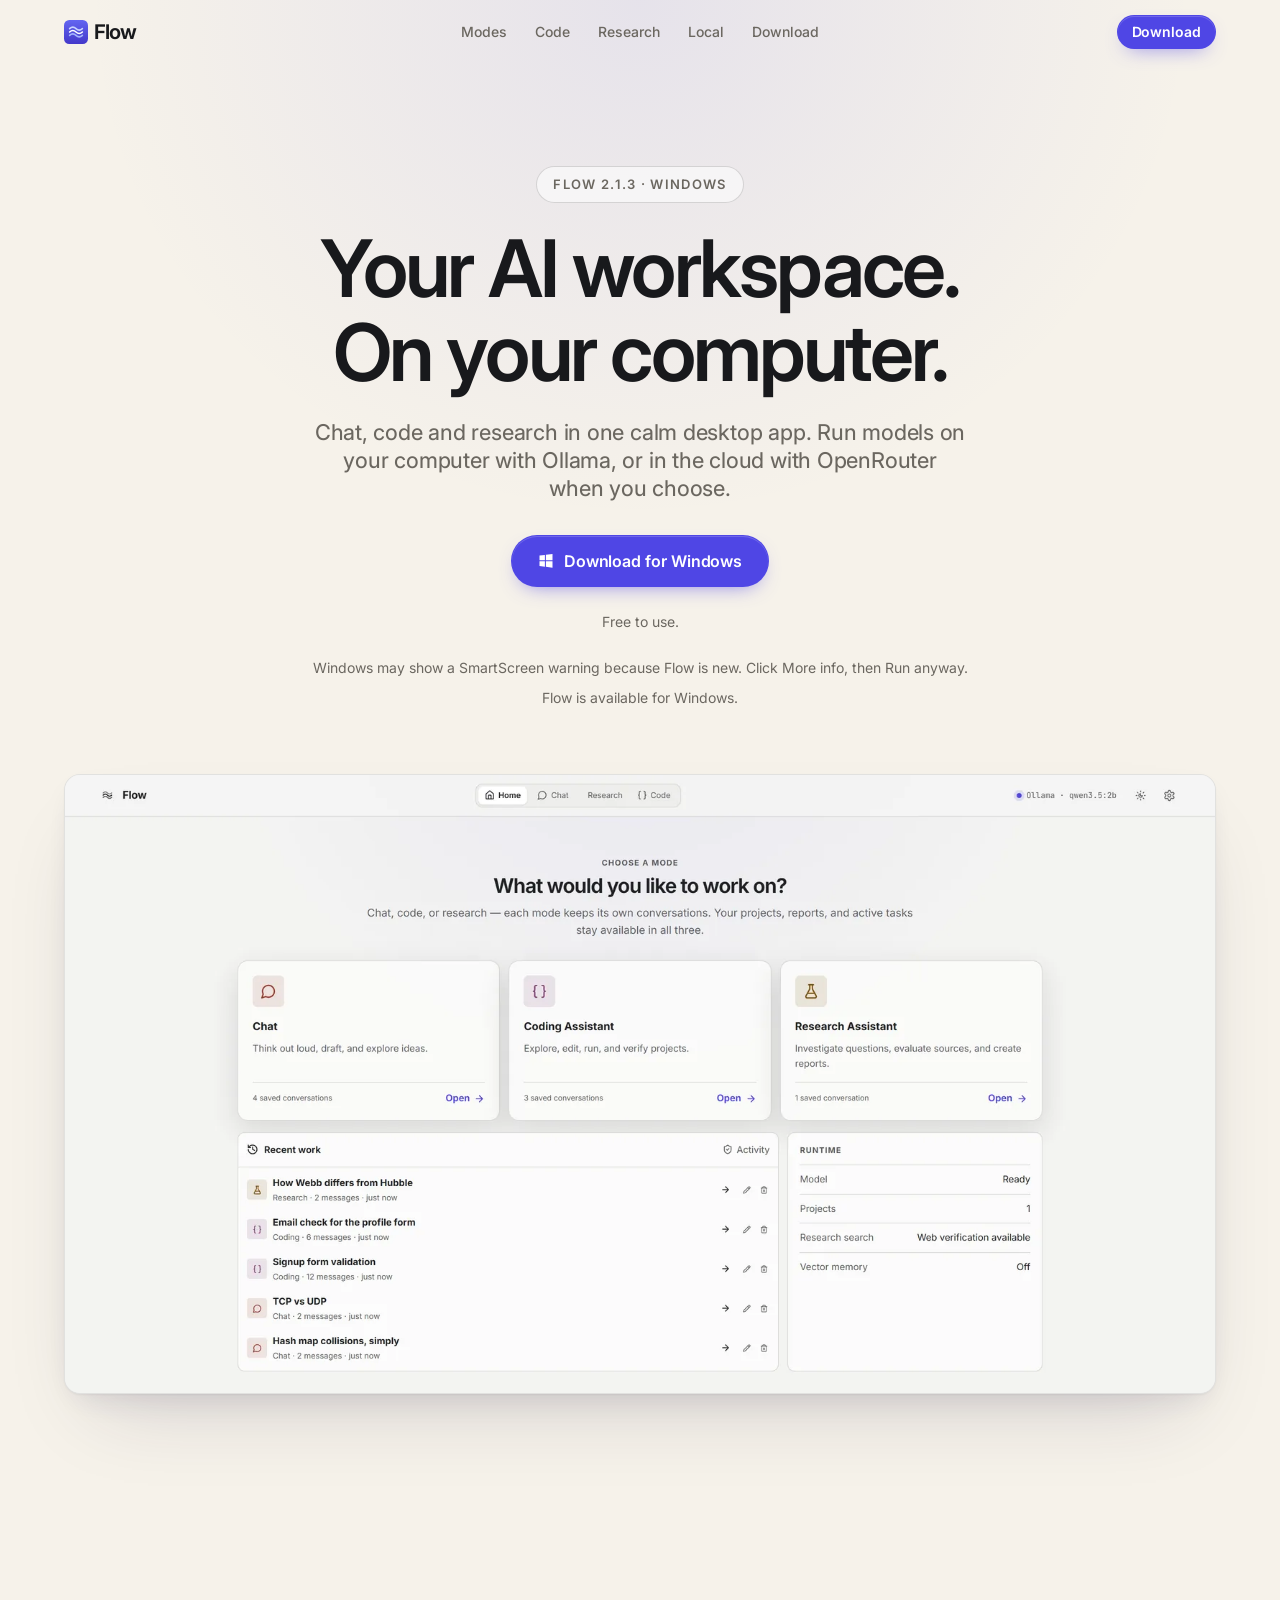
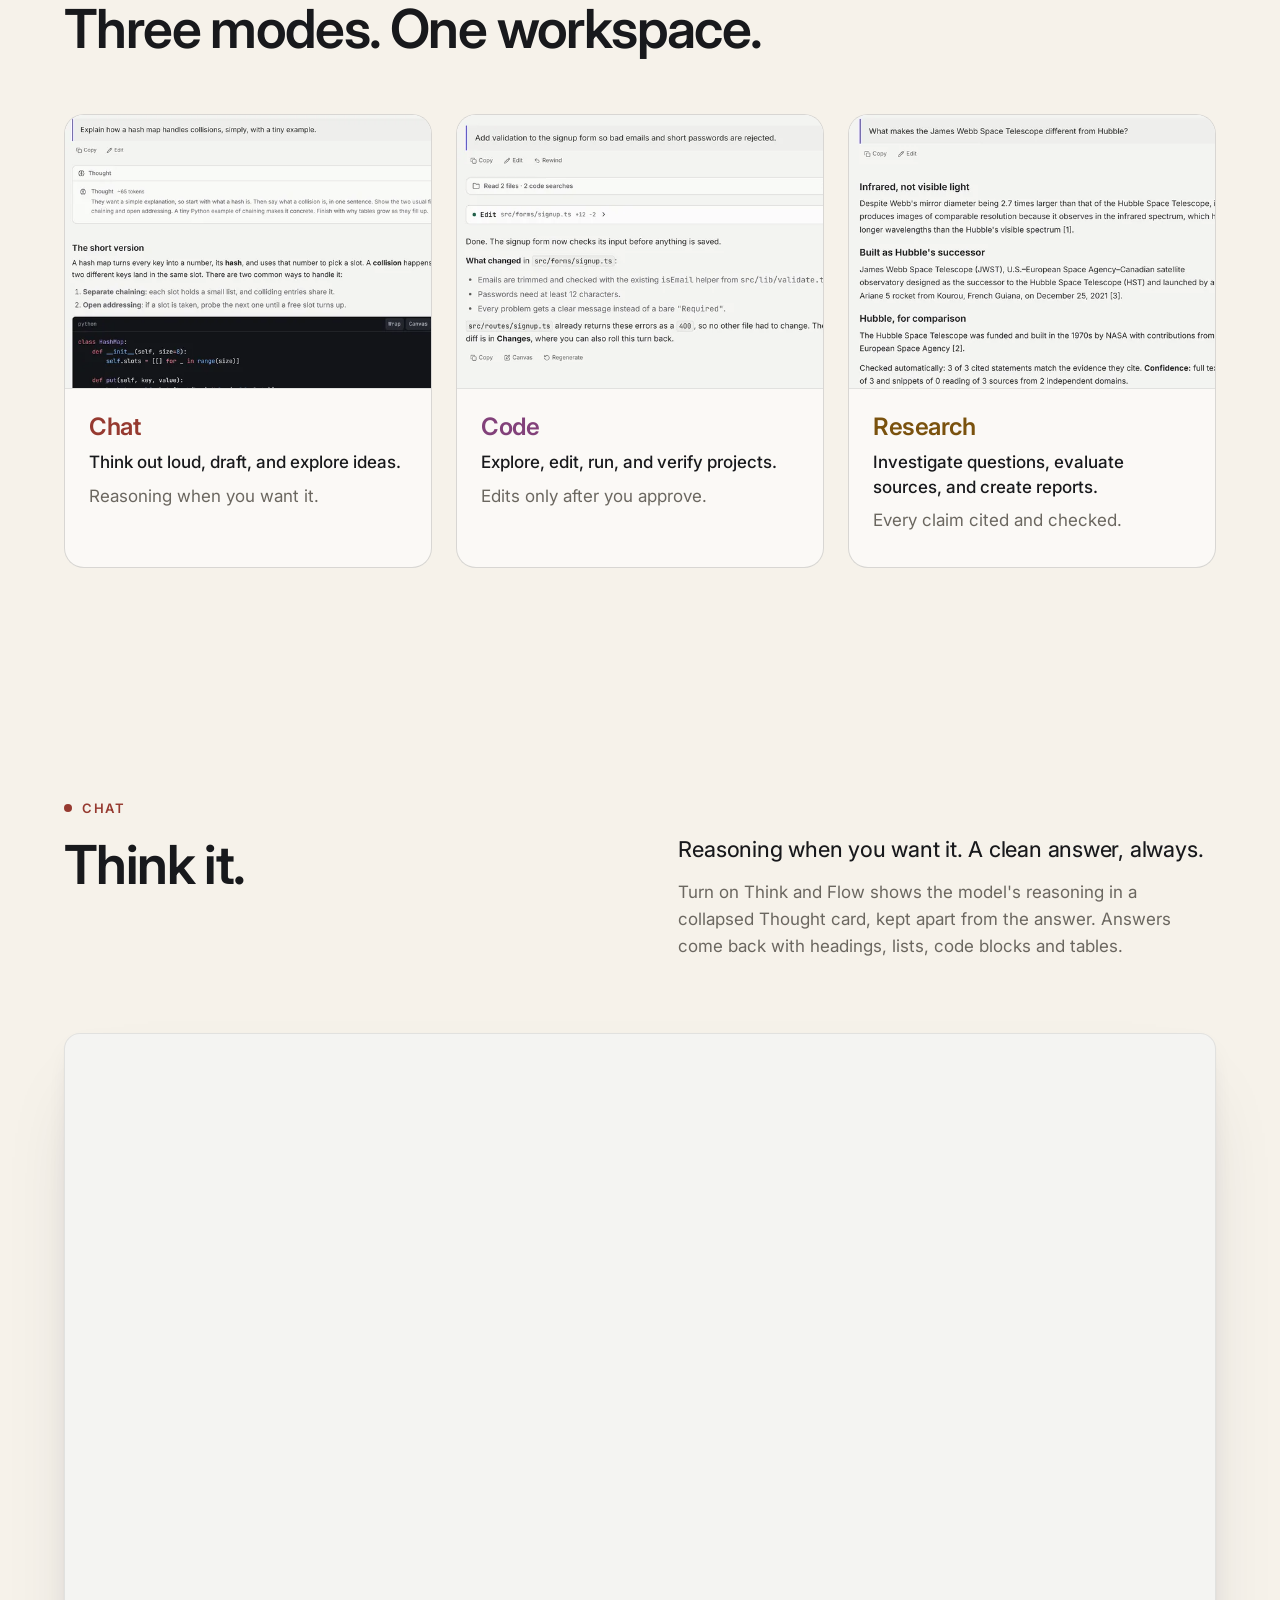
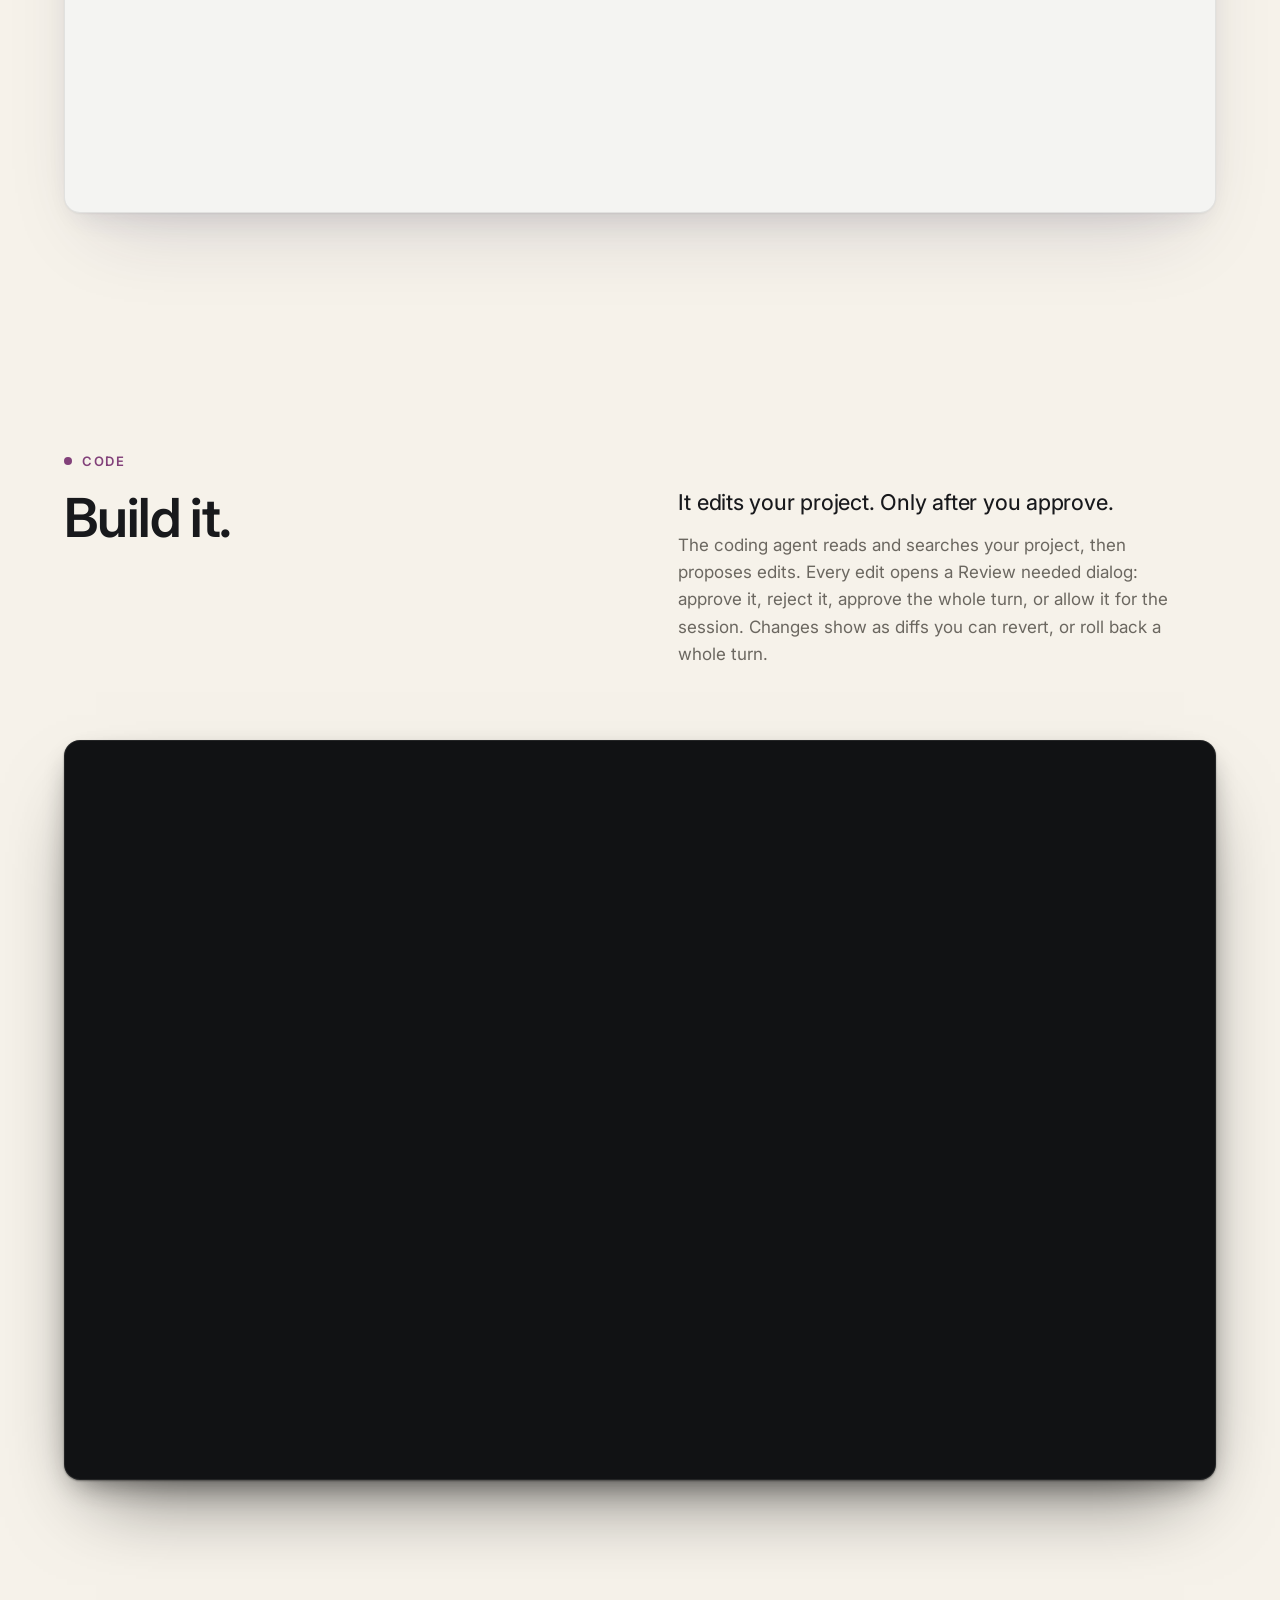
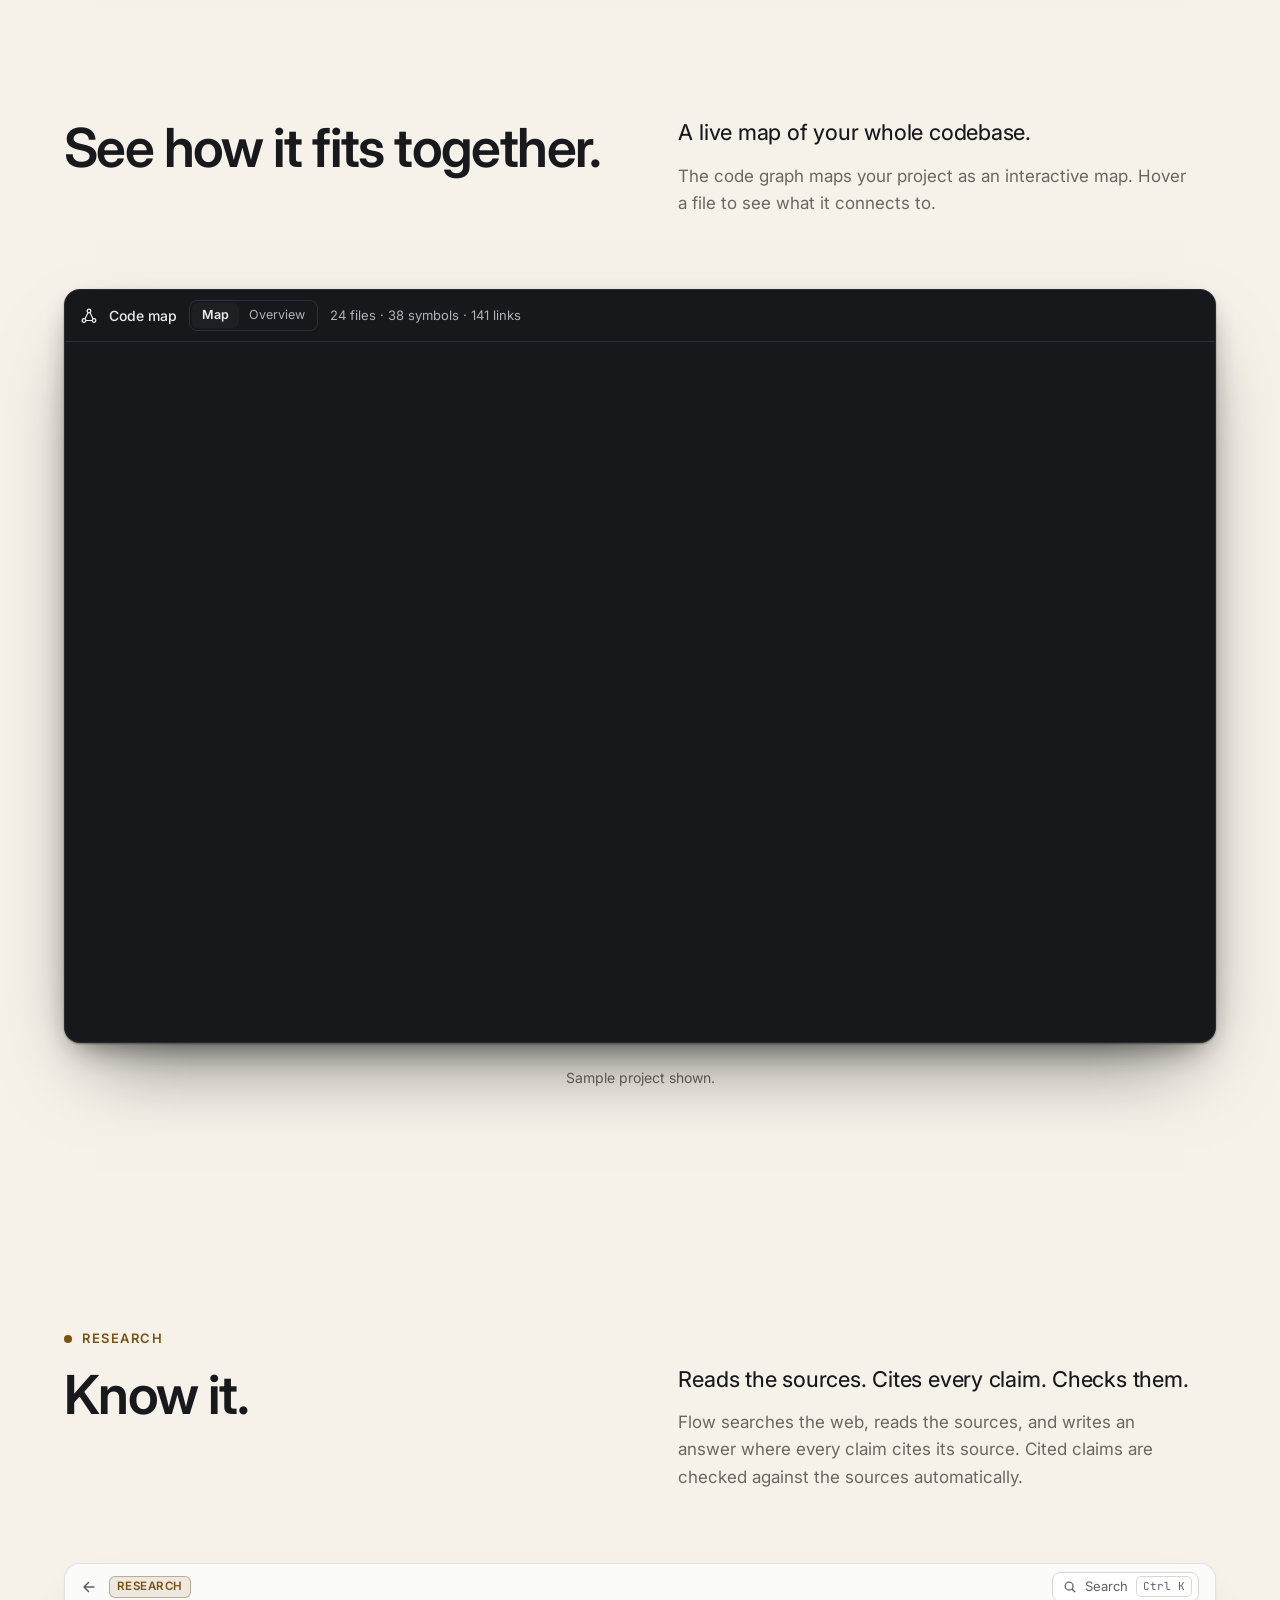
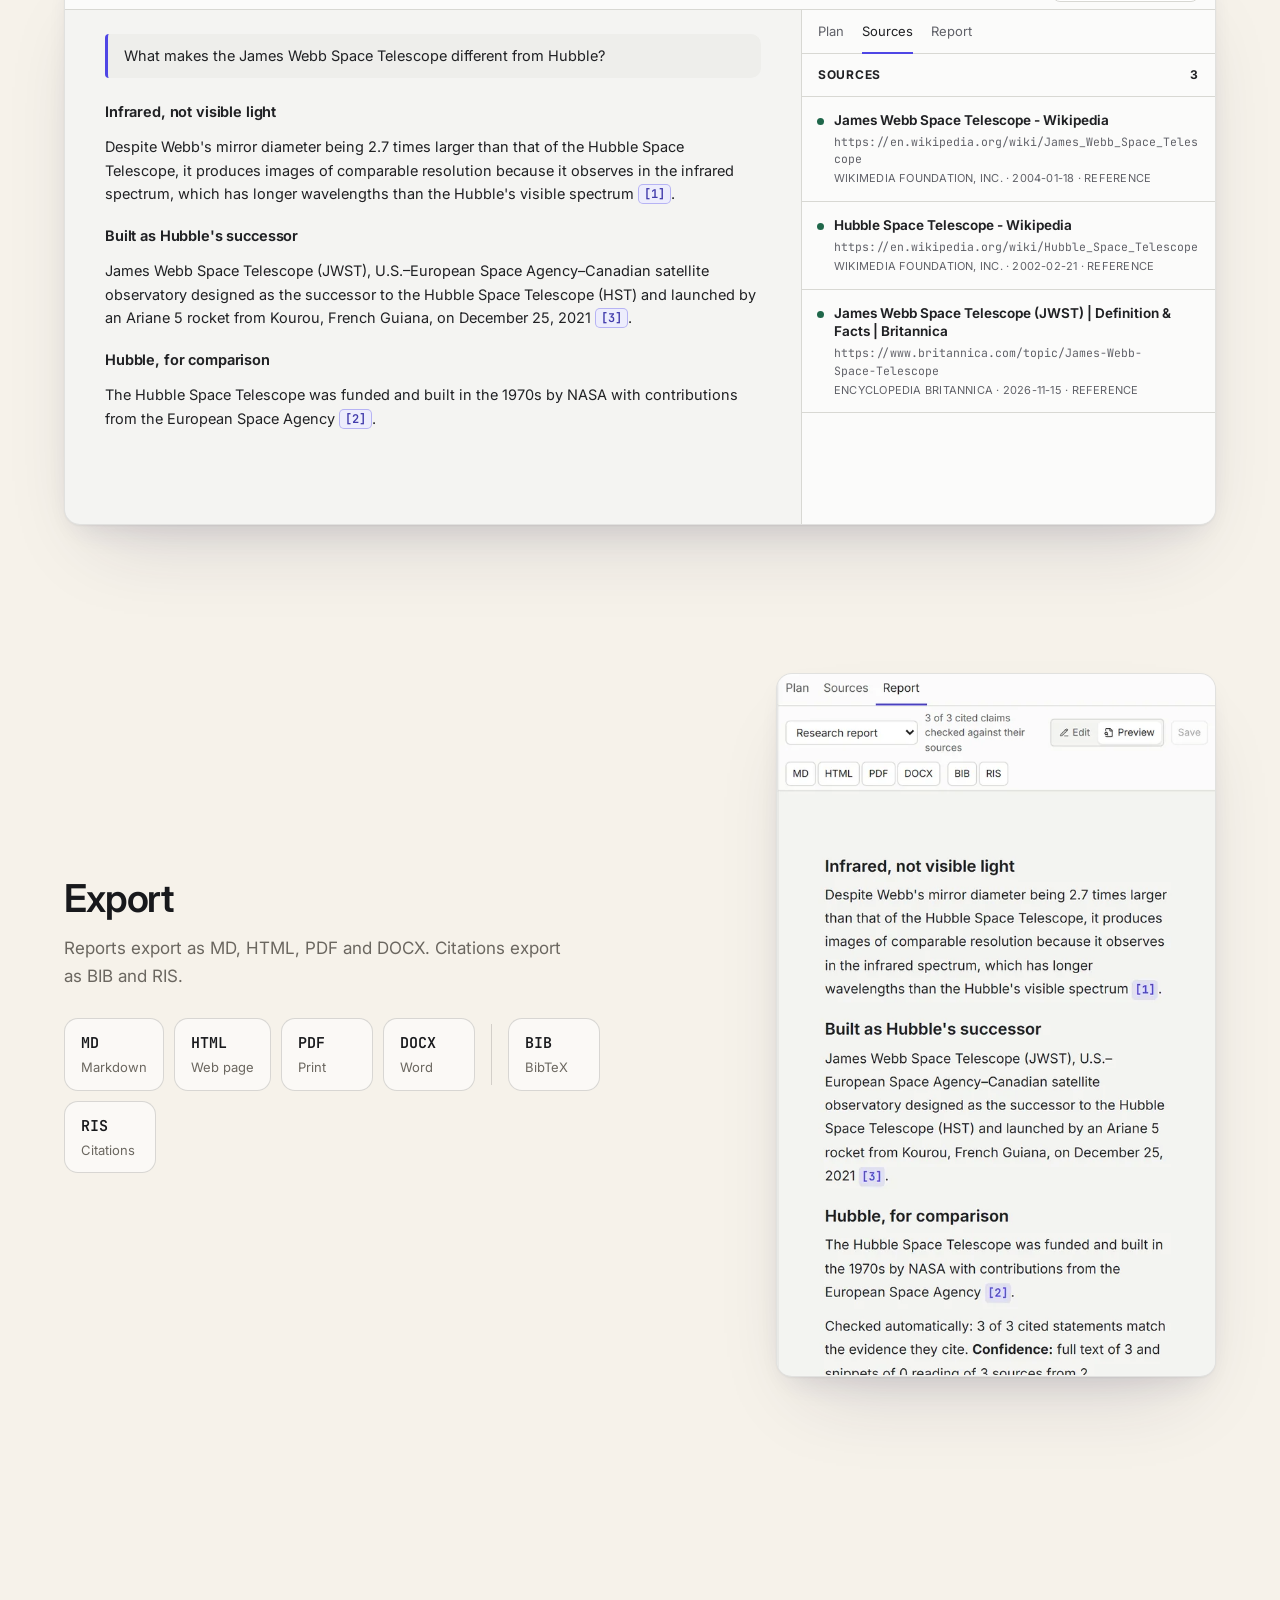
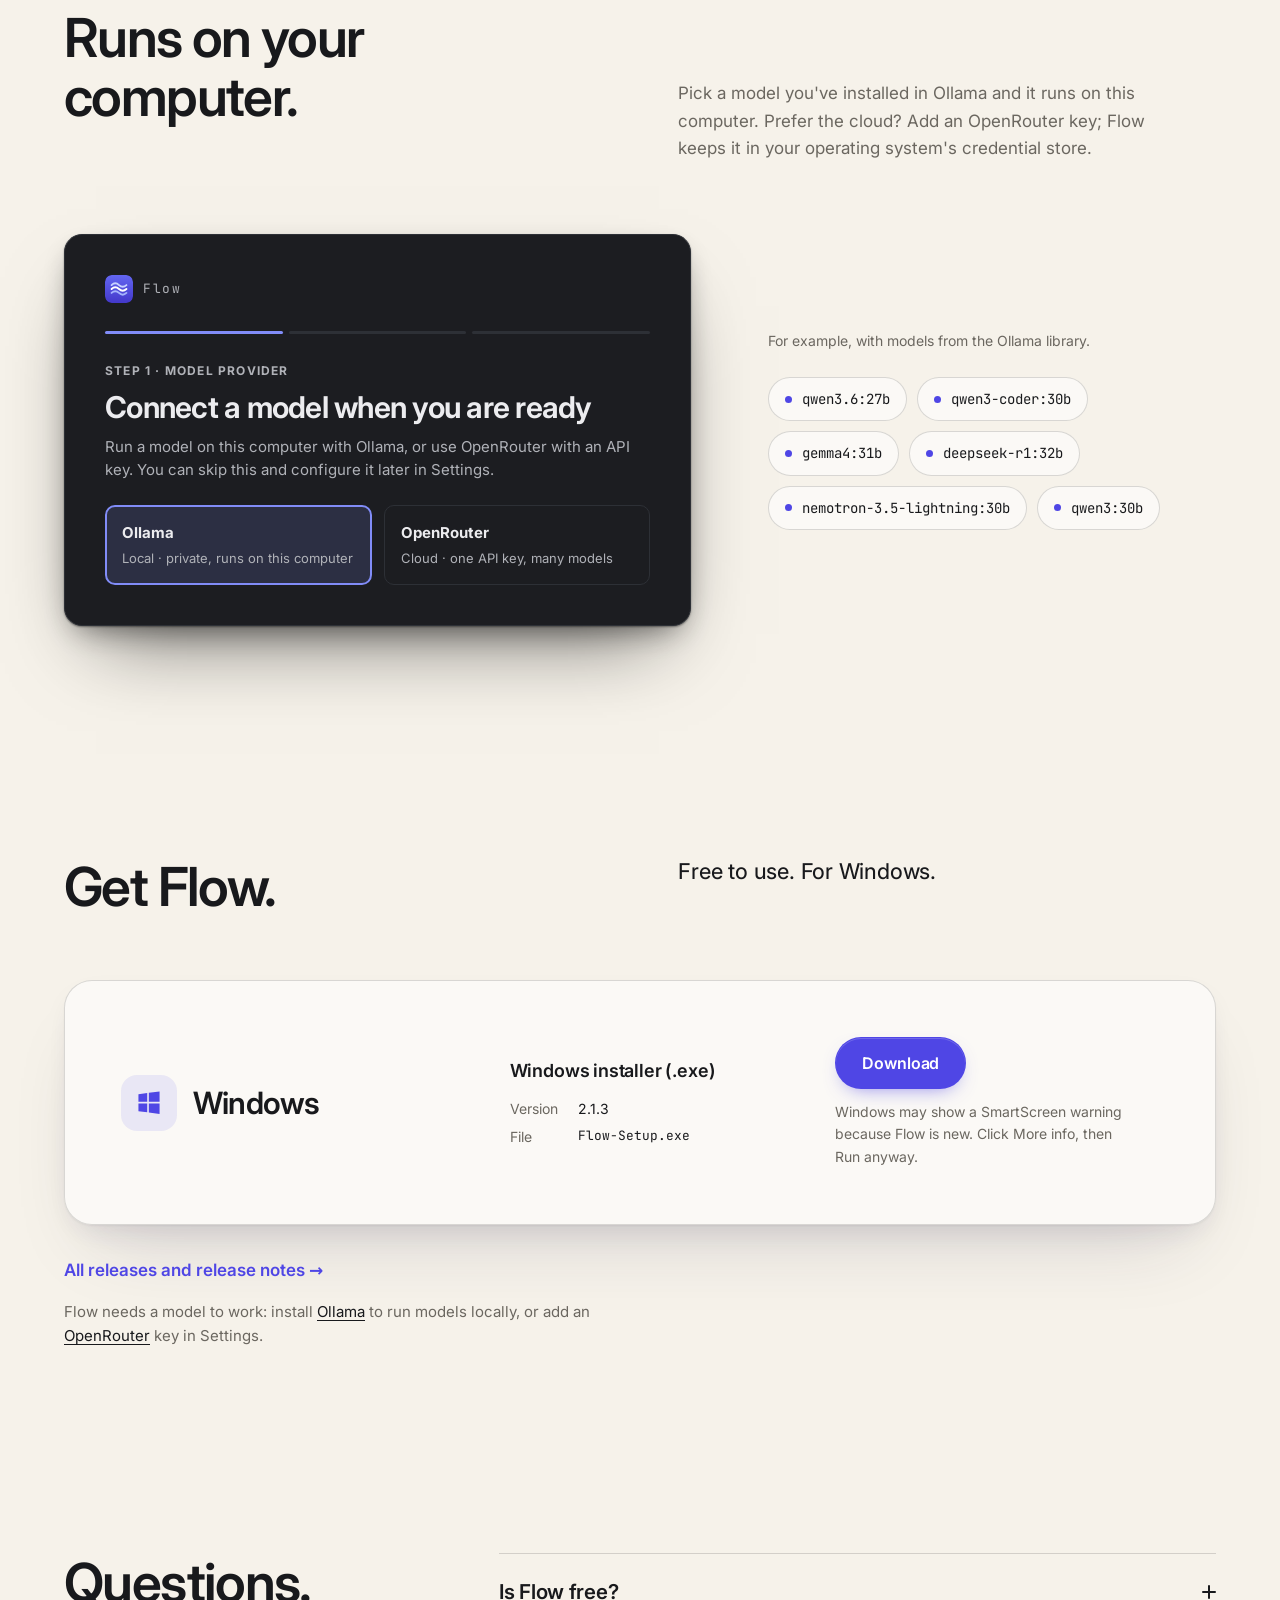
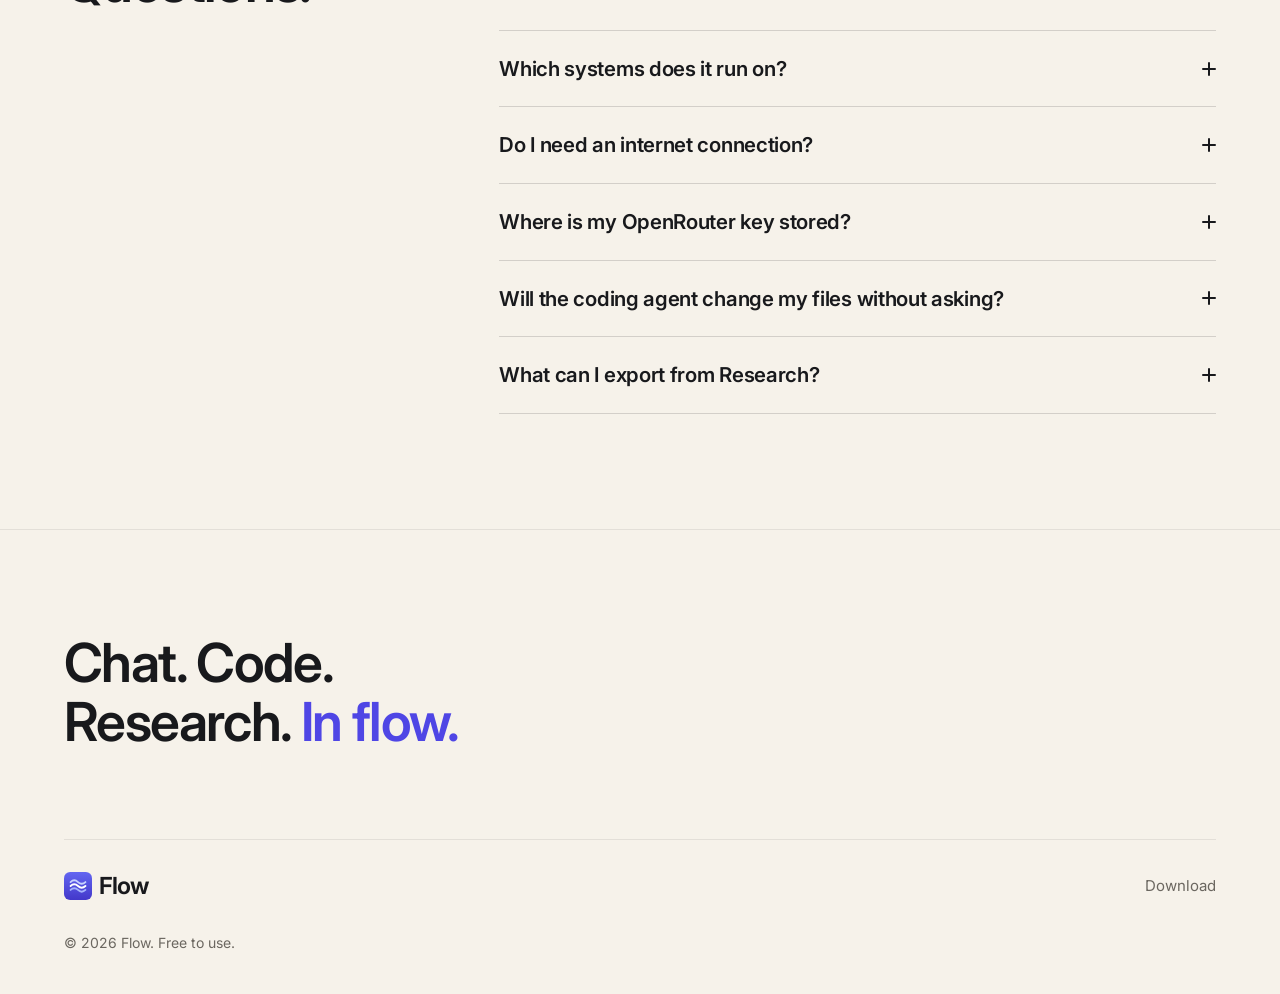
<file: index.html>
<!doctype html>
<html lang="en">
<head>
  <meta charset="utf-8">
  <meta name="viewport" content="width=device-width, initial-scale=1">
  <title>Flow: your AI workspace, on your computer</title>
  <meta name="description" content="Flow is a free, local-first AI workspace for Windows. Chat, code and research in one calm desktop app, with models on your computer through Ollama or in the cloud through OpenRouter.">
  <meta name="color-scheme" content="light">
  <meta name="theme-color" content="#F6F2EA">

  <!-- Absolute URLs below are written from assets/js/config.js by tools/apply-config.mjs. -->
  <link rel="canonical" href="https://gowthamscamp.github.io/Flow-app/" data-config-href="baseUrl">
  <meta property="og:type" content="website">
  <meta property="og:site_name" content="Flow">
  <meta property="og:title" content="Flow: your AI workspace, on your computer">
  <meta property="og:description" content="Chat, code and research in one calm desktop app. Free to use, for Windows.">
  <meta property="og:url" content="https://gowthamscamp.github.io/Flow-app/" data-config-content="baseUrl">
  <meta property="og:image" content="https://gowthamscamp.github.io/Flow-app/assets/img/og-1280x720.jpg" data-config-content="ogImage">
  <meta property="og:image:width" content="1280">
  <meta property="og:image:height" content="720">
  <meta property="og:image:alt" content="Flow, your AI workspace on your computer.">
  <meta name="twitter:card" content="summary_large_image">
  <meta name="twitter:title" content="Flow: your AI workspace, on your computer">
  <meta name="twitter:description" content="Chat, code and research in one calm desktop app. Free to use, for Windows.">
  <meta name="twitter:image" content="https://gowthamscamp.github.io/Flow-app/assets/img/og-1280x720.jpg" data-config-content="ogImage">

  <link rel="icon" href="./assets/icons/flow-icon.svg" type="image/svg+xml">
  <link rel="icon" href="./assets/icons/favicon-32.png" sizes="32x32" type="image/png">
  <link rel="apple-touch-icon" href="./assets/icons/apple-touch-icon.png">
  <link rel="manifest" href="./site.webmanifest">

  <link rel="preload" href="./assets/fonts/inter-latin-var.woff2" as="font" type="font/woff2" crossorigin>

  <!-- Runs before first paint: marks that JavaScript is available, so the
       hero's entrance can play from CSS alone. Everything else lives in
       assets/js/main.js. -->
  <script>document.documentElement.classList.add("js");</script>

  <link rel="stylesheet" href="./assets/css/tokens.css">
  <link rel="stylesheet" href="./assets/css/base.css">
  <link rel="stylesheet" href="./assets/css/layout.css">
  <link rel="stylesheet" href="./assets/css/components.css">
  <link rel="stylesheet" href="./assets/css/sections.css">

  <script type="application/ld+json">
  {
    "@context": "https://schema.org",
    "@type": "SoftwareApplication",
    "name": "Flow",
    "softwareVersion": "2.1.3",
    "operatingSystem": "Windows",
    "applicationCategory": "ProductivityApplication",
    "offers": { "@type": "Offer", "price": "0", "priceCurrency": "USD" }
  }
  </script>

  <script type="module" src="./assets/js/main.js"></script>
</head>
<body>
  <!-- The Flow icon, defined once and reused with <use>. Geometry and colours
       are exactly the brand SVG; only the gradient id is namespaced. -->
  <svg class="sprite" aria-hidden="true" focusable="false">
    <defs>
      <linearGradient id="flow-tile" x1="0" y1="0" x2="0" y2="1"><stop offset="0" stop-color="#6366f1"/><stop offset="1" stop-color="#4338ca"/></linearGradient>
    </defs>
    <symbol id="flow-icon" viewBox="0 0 512 512">
      <rect width="512" height="512" rx="112" fill="url(#flow-tile)"/>
      <path d="M120 184C170.32 136 205.68 136 256 184S341.68 232 392 184" fill="none" stroke="#c7d2fe" stroke-width="34" stroke-linecap="round"/>
      <path d="M120 256C170.32 208 205.68 208 256 256S341.68 304 392 256" fill="none" stroke="#ffffff" stroke-width="34" stroke-linecap="round"/>
      <path d="M120 328C170.32 280 205.68 280 256 328S341.68 376 392 328" fill="none" stroke="#a5b4fc" stroke-width="34" stroke-linecap="round"/>
    </symbol>
    <symbol id="glyph-windows" viewBox="0 0 16 16">
      <path d="M1.5 2.6 6.9 1.9v5.4H1.5zM7.9 1.75 14.5.9v6.4H7.9zM1.5 8.3h5.4v5.4l-5.4-.7zM7.9 8.3h6.6v6.4l-6.6-.85z" fill="currentColor"/>
    </symbol>
    <symbol id="i-replay" viewBox="0 0 20 20">
      <path d="M4.2 10a5.8 5.8 0 1 0 1.7-4.1" fill="none" stroke="currentColor" stroke-width="1.6" stroke-linecap="round"/>
      <path d="M5.4 2.6v3.6H9" fill="none" stroke="currentColor" stroke-width="1.6" stroke-linecap="round" stroke-linejoin="round"/>
    </symbol>
    <symbol id="i-chevron" viewBox="0 0 16 16">
      <path d="m6 3.5 4.5 4.5L6 12.5" fill="none" stroke="currentColor" stroke-width="1.5" stroke-linecap="round" stroke-linejoin="round"/>
    </symbol>
    <symbol id="i-back" viewBox="0 0 16 16">
      <path d="M13 8H3.5M7.5 3.5 3 8l4.5 4.5" fill="none" stroke="currentColor" stroke-width="1.5" stroke-linecap="round" stroke-linejoin="round"/>
    </symbol>
    <symbol id="i-search" viewBox="0 0 16 16">
      <circle cx="7" cy="7" r="4.5" fill="none" stroke="currentColor" stroke-width="1.5"/><path d="m10.5 10.5 3 3" stroke="currentColor" stroke-width="1.5" stroke-linecap="round"/>
    </symbol>
    <symbol id="i-check" viewBox="0 0 16 16">
      <path d="m3.5 8.4 3 3 6-6.6" fill="none" stroke="currentColor" stroke-width="1.8" stroke-linecap="round" stroke-linejoin="round"/>
    </symbol>
    <symbol id="i-brain" viewBox="0 0 16 16">
      <circle cx="8" cy="8" r="6" fill="none" stroke="currentColor" stroke-width="1.3"/><path d="M8 2v12M5 5.2c1.3.4 1.6 1.6 1.2 2.8M11 5.2c-1.3.4-1.6 1.6-1.2 2.8M4.6 10.4c1-.6 2.3-.5 3.4.3M11.4 10.4c-1-.6-2.3-.5-3.4.3" fill="none" stroke="currentColor" stroke-width="1.2" stroke-linecap="round"/>
    </symbol>
  </svg>

  <a class="skip-link" href="#main">Skip to content</a>

  <div class="scroll-sentinel" aria-hidden="true" data-scroll-sentinel></div>

  <header class="nav" data-nav>
    <div class="nav__inner">
      <a class="lockup nav__brand" href="#top" aria-label="Flow, back to top">
        <svg class="lockup__icon" width="24" height="24" aria-hidden="true"><use href="#flow-icon"/></svg>
        <span class="lockup__word">Flow</span>
      </a>
      <nav class="nav__links" aria-label="Primary">
        <a href="#modes" data-spy="modes">Modes</a>
        <a href="#code" data-spy="code">Code</a>
        <a href="#research" data-spy="research">Research</a>
        <a href="#local" data-spy="local">Local</a>
        <a href="#download" data-spy="download">Download</a>
      </nav>
      <div class="nav__end">
        <a class="btn btn--primary btn--small" href="#download">Download</a>
        <button class="nav__menu" type="button" aria-haspopup="dialog" aria-controls="nav-sheet" aria-label="Open menu" data-menu-open>
          <svg viewBox="0 0 20 20" width="20" height="20" aria-hidden="true"><path d="M3 7h14M3 13h14" stroke="currentColor" stroke-width="1.6" stroke-linecap="round"/></svg>
        </button>
      </div>
    </div>
  </header>

  <dialog class="sheet" id="nav-sheet" aria-label="Menu" data-menu>
    <div class="sheet__top">
      <span class="lockup">
        <svg class="lockup__icon" width="24" height="24" aria-hidden="true"><use href="#flow-icon"/></svg>
        <span class="lockup__word">Flow</span>
      </span>
      <button class="sheet__close" type="button" aria-label="Close menu" data-menu-close>
        <svg viewBox="0 0 20 20" width="20" height="20" aria-hidden="true"><path d="m5 5 10 10M15 5 5 15" stroke="currentColor" stroke-width="1.6" stroke-linecap="round"/></svg>
      </button>
    </div>
    <nav class="sheet__links" aria-label="Menu">
      <a href="#modes">Modes</a>
      <a href="#code">Code</a>
      <a href="#research">Research</a>
      <a href="#local">Local</a>
      <a href="#download">Download</a>
    </nav>
  </dialog>

  <main id="main" tabindex="-1">

    <!-- ================================================================ HERO -->
    <section class="section hero" id="top" aria-labelledby="hero-title">
      <div class="container hero__copy">
        <p class="eyebrow reveal-load" style="--d:0">Flow <span data-config-text="version">2.1.3</span> · Windows</p>
        <h1 class="t-hero hero__title rise-load" id="hero-title" style="--d:1"><span class="hero__line">Your AI workspace.</span> <span class="hero__line">On your computer.</span></h1>
        <p class="t-sub hero__sub rise-load" style="--d:2">Chat, code and research in one calm desktop app. Run models on your computer with Ollama, or in the cloud with OpenRouter when you choose.</p>
        <div class="hero__actions reveal-load" style="--d:3">
          <a class="btn btn--primary btn--large" href="https://github.com/GowthamScamp/Flow-app/releases/tag/v2.1.3" data-os-button="windows">
            <svg width="16" height="16" aria-hidden="true"><use href="#glyph-windows"/></svg>
            Download for Windows
          </a>
        </div>
        <p class="hero__fine reveal-load" style="--d:4">Free to use.</p>
        <p class="hero__fine reveal-load" style="--d:4">Windows may show a SmartScreen warning because Flow is new. Click More info, then Run anyway.</p>
        <p class="hero__os-note reveal-load" style="--d:4" data-os-note hidden>Flow is available for Windows.</p>
      </div>

      <div class="container hero__visual">
        <div class="window window--hero">
          <div class="hero-shot">
            <picture>
                  <img src="./assets/img/home-light-1600.webp"
                    srcset="./assets/img/home-light-640.webp 640w, ./assets/img/home-light-1024.webp 1024w, ./assets/img/home-light-1600.webp 1600w, ./assets/img/home-light-2400.webp 2400w"
                    sizes="(max-width: 700px) 140vw, (min-width: 1328px) 1200px, 92vw"
                    width="3200" height="1720" fetchpriority="high"
                    alt="Flow's Home screen asking “What would you like to work on?”, with three mode cards, Chat, Coding Assistant and Research Assistant, above a list of recent work.">
                </picture>
          </div>
        </div>
      </div>
    </section>

    <!-- =============================================================== MODES -->
    <section class="section modes" id="modes" data-spy-section="modes" aria-labelledby="modes-title">
      <div class="container">
        <h2 class="t-section reveal" id="modes-title">Three modes. One workspace.</h2>
        <ol class="modes__list" role="list">
            <li class="mode" data-mode="chat">
              <div class="mode__shot">
                <picture>
                  <img src="./assets/img/mode-chat-light-1024.webp"
                    srcset="./assets/img/mode-chat-light-640.webp 640w, ./assets/img/mode-chat-light-1024.webp 1024w, ./assets/img/mode-chat-light-1600.webp 1600w, ./assets/img/mode-chat-light-1692.webp 1692w"
                    sizes="(min-width: 900px) 380px, 92vw"
                    width="1692" height="1168" loading="lazy" decoding="async"
                    alt="A Chat conversation in Flow: a question about hash map collisions, an expanded Thought card with the model's reasoning, and the start of the answer.">
                </picture>
              </div>
              <div class="mode__text">
                <h3 class="mode__name"><a href="#chat">Chat</a></h3>
                <p class="mode__desc">Think out loud, draft, and explore ideas.</p>
                <p class="mode__line">Reasoning when you want it.</p>
              </div>
            </li>
            <li class="mode" data-mode="code">
              <div class="mode__shot">
                <picture>
                  <img src="./assets/img/mode-code-light-1024.webp"
                    srcset="./assets/img/mode-code-light-640.webp 640w, ./assets/img/mode-code-light-1024.webp 1024w, ./assets/img/mode-code-light-1533.webp 1533w"
                    sizes="(min-width: 900px) 380px, 92vw"
                    width="1533" height="1058" loading="lazy" decoding="async"
                    alt="Flow's Coding Assistant after a task: it read 2 files, ran 2 code searches and edited src/forms/signup.ts, then summarised what changed.">
                </picture>
              </div>
              <div class="mode__text">
                <h3 class="mode__name"><a href="#code">Code</a></h3>
                <p class="mode__desc">Explore, edit, run, and verify projects.</p>
                <p class="mode__line">Edits only after you approve.</p>
              </div>
            </li>
            <li class="mode" data-mode="research">
              <div class="mode__shot">
                <picture>
                  <img src="./assets/img/mode-research-light-1024.webp"
                    srcset="./assets/img/mode-research-light-640.webp 640w, ./assets/img/mode-research-light-1024.webp 1024w, ./assets/img/mode-research-light-1534.webp 1534w"
                    sizes="(min-width: 900px) 380px, 92vw"
                    width="1534" height="1058" loading="lazy" decoding="async"
                    alt="A Research answer in Flow comparing the James Webb and Hubble telescopes, with numbered citations and a line saying 3 of 3 cited statements match the evidence they cite.">
                </picture>
              </div>
              <div class="mode__text">
                <h3 class="mode__name"><a href="#research">Research</a></h3>
                <p class="mode__desc">Investigate questions, evaluate sources, and create reports.</p>
                <p class="mode__line">Every claim cited and checked.</p>
              </div>
            </li>
        </ol>
      </div>
    </section>

    <!-- ================================================================ CHAT -->
    <section class="section feature" id="chat" data-spy-section="modes" aria-labelledby="chat-title">
      <div class="container feature__head">
        <p class="eyebrow eyebrow--mode reveal" style="--mode: var(--chat)">Chat</p>
        <h2 class="t-section reveal" id="chat-title">Think it.</h2>
        <p class="t-sub feature__sub reveal" style="--d:1">Reasoning when you want it. A clean answer, always.</p>
        <p class="t-body feature__body reveal" style="--d:2">Turn on Think and Flow shows the model's reasoning in a collapsed Thought card, kept apart from the answer. Answers come back with headings, lists, code blocks and tables.</p>
      </div>

      <div class="container feature__visual">
        <div class="demo demo--chat" data-demo="chat">
          <p class="vh">Animated example of Chat mode. A question is typed: “Explain how a hash map handles collisions, simply, with a tiny example.” With Think on, Flow first shows its reasoning in a Thought card, then collapses it and streams the answer: a heading, a short paragraph, a numbered list of two approaches, a small Python code example and a comparison table.</p>
          <div class="demo__frame">
            <div class="window app chat-app" aria-hidden="true">
              <div class="app-bar">
                <svg class="app-bar__icon" width="16" height="16"><use href="#i-back"/></svg>
                <span class="pill pill--chat">CHAT</span>
                <span class="app-bar__spacer"></span>
                <span class="app-search"><svg width="14" height="14"><use href="#i-search"/></svg>Search<kbd>Ctrl K</kbd></span>
              </div>
              <div class="chat-app__body">
                <div class="app-side">
                  <div class="app-side__brand"><svg width="18" height="18"><use href="#flow-icon"/></svg><b>Flow</b></div>
                  <div class="app-tabs"><span class="app-tabs__home">⌂</span><span class="is-on">Chat</span><span>Research</span><span>Code</span></div>
                  <div class="app-side__new"><span>+ New conversation</span><kbd>Ctrl N</kbd></div>
                  <div class="app-side__search"><svg width="13" height="13"><use href="#i-search"/></svg>Search</div>
                  <p class="app-side__label">Recents</p>
                  <p class="app-side__day">Today</p>
                  <div class="app-side__item"><b>TCP vs UDP</b><span><i class="pill pill--chat pill--tiny">CHAT</i> 2 messages</span></div>
                  <div class="app-side__item is-on"><b>Hash map collisions, sim…</b><span><i class="pill pill--chat pill--tiny">CHAT</i> 2 messages</span></div>
                  <div class="app-side__item"><b>Draft a short project upd…</b><span><i class="pill pill--chat pill--tiny">CHAT</i> 2 messages</span></div>
                </div>

                <div class="chat-app__main">
                  <div class="chat-log" data-log>
                    <div class="chat-log__inner" data-log-inner>
                      <div class="bubble" data-part="bubble">Explain how a hash map handles collisions, simply, with a tiny example.</div>

                      <div class="thought is-collapsed" data-part="thought">
                        <div class="thought__head">
                          <svg class="thought__icon" width="15" height="15"><use href="#i-brain"/></svg>
                          <span class="thought__label" data-thought-label>Thought</span>
                          <svg class="thought__chev" width="14" height="14"><use href="#i-chevron"/></svg>
                        </div>
                        <div class="thought__body">
                          <p class="thought__meta"><svg width="13" height="13"><use href="#i-brain"/></svg>Thought <span>~65 tokens</span></p>
                          <p class="thought__text" data-thought-line>They want a simple explanation, so start with what a hash is. Then say what a collision is, in one sentence.</p>
                          <p class="thought__text" data-thought-line>Show the two usual fixes: chaining and open addressing. A tiny Python example of chaining makes it concrete.</p>
                        </div>
                      </div>

                      <div class="answer" data-part="answer">
                        <p class="answer__h" data-stream>The short version</p>
                        <p data-stream>A hash map turns every key into a number, its <strong>hash</strong>, and uses that number to pick a slot. A <strong>collision</strong> happens when two different keys land in the same slot. There are two common ways to handle it:</p>
                        <ol>
                          <li data-stream><strong>Separate chaining</strong>: each slot holds a small list, and colliding entries share it.</li>
                          <li data-stream><strong>Open addressing</strong>: if a slot is taken, probe the next one until a free slot turns up.</li>
                        </ol>
                        <div class="codeblock" data-stream-block>
                          <div class="codeblock__bar"><span>python</span><span class="codeblock__tools"><span>Wrap</span><span>Canvas</span><span>Copy</span></span></div>
                          <div class="codeblock__code">
                            <span class="ln" data-line><span class="k">class</span> <span class="f">HashMap</span>:</span>
                            <span class="ln" data-line>    <span class="k">def</span> <span class="b">__init__</span>(self, size<span class="k">=</span><span class="b">8</span>):</span>
                            <span class="ln" data-line>        <span class="b">self</span>.slots <span class="k">=</span> [[] <span class="k">for</span> _ <span class="k">in</span> <span class="b">range</span>(size)]</span>
                            <span class="ln" data-line> </span>
                            <span class="ln" data-line>    <span class="k">def</span> <span class="f">put</span>(self, key, value):</span>
                            <span class="ln" data-line>        bucket <span class="k">=</span> <span class="b">self</span>.slots[<span class="b">hash</span>(key) <span class="k">%</span> <span class="b">len</span>(<span class="b">self</span>.slots)]</span>
                            <span class="ln" data-line>        <span class="k">for</span> i, (k, _) <span class="k">in</span> <span class="b">enumerate</span>(bucket):</span>
                            <span class="ln" data-line>            <span class="k">if</span> k <span class="k">==</span> key:</span>
                            <span class="ln" data-line>                bucket[i] <span class="k">=</span> (key, value)  <span class="c"># same key: replace</span></span>
                            <span class="ln" data-line>                <span class="k">return</span></span>
                            <span class="ln" data-line>        bucket.append((key, value))      <span class="c"># collision: share the slot</span></span>
                          </div>
                        </div>
                        <table class="answer__table" data-stream-block>
                          <thead><tr data-line><th>Approach</th><th>Average lookup</th><th>Good when</th></tr></thead>
                          <tbody>
                            <tr data-line><td>Separate chaining</td><td>O(1)</td><td>the load varies a lot</td></tr>
                            <tr data-line><td>Open addressing</td><td>O(1)</td><td>memory is tight</td></tr>
                          </tbody>
                        </table>
                      </div>
                    </div>
                  </div>

                  <div class="composer" data-composer>
                    <div class="composer__field">
                      <span class="composer__placeholder">Ask anything...</span>
                      <span class="composer__text" data-typed></span><span class="caret" data-caret></span>
                    </div>
                    <div class="composer__row">
                      <span class="chip chip--icon">+</span>
                      <span class="chip chip--on"><svg width="13" height="13" viewBox="0 0 16 16"><path d="M8 1.8a4.3 4.3 0 0 0-2.6 7.7c.5.4.8 1 .8 1.6v.4h3.6v-.4c0-.6.3-1.2.8-1.6A4.3 4.3 0 0 0 8 1.8ZM6.3 13.6h3.4" fill="none" stroke="currentColor" stroke-width="1.3" stroke-linecap="round"/></svg>Think</span>
                      <span class="chip"><svg width="13" height="13" viewBox="0 0 16 16"><circle cx="8" cy="8" r="6" fill="none" stroke="currentColor" stroke-width="1.3"/><path d="M2 8h12M8 2c1.8 2 1.8 10 0 12M8 2c-1.8 2-1.8 10 0 12" fill="none" stroke="currentColor" stroke-width="1.2"/></svg>Auto<svg width="10" height="10" viewBox="0 0 16 16"><path d="m4 6 4 4 4-4" fill="none" stroke="currentColor" stroke-width="1.6" stroke-linecap="round"/></svg></span>
                      <span class="composer__spacer"></span>
                      <span class="model-chip"><i class="dot"></i>qwen3.6:27b</span>
                      <span class="send" data-send><svg width="14" height="14" viewBox="0 0 16 16"><path d="M8 13V3M3.5 7.5 8 3l4.5 4.5" fill="none" stroke="currentColor" stroke-width="1.6" stroke-linecap="round" stroke-linejoin="round"/></svg></span>
                    </div>
                  </div>
                </div>
              </div>
            </div>
          </div>
          <picture class="demo__fallback">
            <img src="./assets/img/chat-answer-light-1600.webp"
              srcset="./assets/img/chat-answer-light-640.webp 640w, ./assets/img/chat-answer-light-1024.webp 1024w, ./assets/img/chat-answer-light-1600.webp 1600w, ./assets/img/chat-answer-light-2400.webp 2400w"
              sizes="(min-width: 1328px) 1200px, 92vw"
              width="3200" height="2000" loading="lazy" decoding="async"
              alt="A Chat answer in Flow: a collapsed Thought card, then a heading, a short explanation, a numbered list, a Python code block and a comparison table about hash map collisions.">
          </picture>
          <button class="replay" type="button" aria-label="Replay the Chat demo" data-replay hidden>
            <svg width="18" height="18" aria-hidden="true"><use href="#i-replay"/></svg>
          </button>
        </div>
      </div>
    </section>

    <!-- ================================================================ CODE -->
    <section class="section feature" id="code" data-spy-section="code" aria-labelledby="code-title">
      <div class="container feature__head">
        <p class="eyebrow eyebrow--mode reveal" style="--mode: var(--code)">Code</p>
        <h2 class="t-section reveal" id="code-title">Build it.</h2>
        <p class="t-sub feature__sub reveal" style="--d:1">It edits your project. Only after you approve.</p>
        <p class="t-body feature__body reveal" style="--d:2">The coding agent reads and searches your project, then proposes edits. Every edit opens a Review needed dialog: approve it, reject it, approve the whole turn, or allow it for the session. Changes show as diffs you can revert, or roll back a whole turn.</p>
      </div>

      <div class="container feature__visual">
        <div class="demo demo--review" data-demo="review">
          <p class="vh">Interactive demo of Flow's Review needed dialog. This is only a demo: no real file is touched. The coding agent has read 2 files, run 2 code searches and proposed an edit to src/forms/signup.ts. The edit trims the email and checks it with the existing isEmail helper, asks for passwords of at least 12 characters and a name, and replaces two bare “Required” messages with clear ones. Choose Approve to apply it, or Reject to discard it.</p>
          <div class="demo__frame">
            <div class="window app review-app">
              <div class="review-app__frame" aria-hidden="true" data-review-frame>
                <div class="app-bar">
                  <svg class="app-bar__icon" width="16" height="16"><use href="#i-back"/></svg>
                  <b class="app-bar__project">web-app</b>
                  <span class="app-bar__branch"><svg width="12" height="12" viewBox="0 0 16 16"><circle cx="4.5" cy="3.5" r="1.8" fill="none" stroke="currentColor" stroke-width="1.3"/><circle cx="4.5" cy="12.5" r="1.8" fill="none" stroke="currentColor" stroke-width="1.3"/><circle cx="11.5" cy="5" r="1.8" fill="none" stroke="currentColor" stroke-width="1.3"/><path d="M4.5 5.3v5.4M11.5 6.8c0 2.6-3 2.4-6.2 4.2" fill="none" stroke="currentColor" stroke-width="1.3"/></svg>main</span>
                  <span class="pill pill--code">CODE</span>
                  <span class="app-bar__spacer"></span>
                  <span class="app-search"><svg width="14" height="14"><use href="#i-search"/></svg>Search<kbd>Ctrl K</kbd></span>
                </div>
                <div class="review-app__body">
                  <div class="review-main">
                    <div class="bubble">Add validation to the signup form so bad emails and short passwords are rejected.</div>
                    <div class="activity">
                      <svg width="15" height="15" viewBox="0 0 16 16"><path d="M1.8 4.2c0-.7.6-1.2 1.2-1.2h3l1.5 1.6H13c.7 0 1.2.5 1.2 1.2v6.1c0 .7-.5 1.2-1.2 1.2H3c-.6 0-1.2-.5-1.2-1.2z" fill="none" stroke="currentColor" stroke-width="1.3"/></svg>
                      <span>Read 2 files · 2 code searches</span>
                      <svg class="activity__chev" width="13" height="13"><use href="#i-chevron"/></svg>
                    </div>
                    <div class="activity activity--edit" data-edit-row>
                      <i class="status-dot" data-status></i>
                      <b>Edit</b>
                      <span class="mono">src/forms/signup.ts</span>
                      <span class="mono diffstat">+12 −2</span>
                      <svg class="activity__chev" width="13" height="13"><use href="#i-chevron"/></svg>
                    </div>
                    <p class="review-note" data-note hidden>Rejected. Nothing was written.</p>
                  </div>
                  <div class="changes" data-changes>
                    <div class="changes__tabs"><span>Plan</span><span>Files</span><span class="is-on">Changes <i data-count>0</i></span><span>Graph</span><span>Trace</span></div>
                    <div class="changes__head"><span>SESSION CHANGES</span><span data-count>0</span></div>
                    <p class="changes__empty" data-empty>No changes yet.</p>
                    <div class="changes__content" data-file hidden>
                      <div class="changes__turn"><span>Turn 1 · 1 file</span><span class="ghost-btn">↺ Roll back turn</span></div>
                      <div class="changes__file"><div><b class="mono">src/forms/signup.ts</b><span>checkpoint ready</span></div><span class="ghost-btn">Revert file</span></div>
                      <div class="changes__diff mono">
                        <span class="dl dl--hunk">@@ -10,7 +10,17 @@</span>
                        <span class="dl"><i>11</i> export function validateSignup(input: SignupInput): FieldErrors {</span>
                        <span class="dl"><i>12</i>   const errors: FieldErrors = {};</span>
                        <span class="dl dl--del"><i></i>-  if (!input.email) errors.email = "Required";</span>
                        <span class="dl dl--del"><i></i>-  if (!input.password) errors.password = "Required";</span>
                        <span class="dl dl--add" data-add><i>13</i>+  const email = input.email.trim();</span>
                        <span class="dl dl--add" data-add><i>14</i>+  if (!email) {</span>
                        <span class="dl dl--add" data-add><i>15</i>+    errors.email = "Enter your email address.";</span>
                        <span class="dl dl--add" data-add><i>16</i>+  } else if (!isEmail(email)) {</span>
                        <span class="dl dl--add" data-add><i>17</i>+    errors.email = "That email address doesn't look right.";</span>
                        <span class="dl dl--add" data-add><i>18</i>+  }</span>
                        <span class="dl dl--add" data-add><i>19</i>+  if (input.password.length &lt; 12) {</span>
                        <span class="dl dl--add" data-add><i>20</i>+    errors.password = "Use at least 12 characters.";</span>
                        <span class="dl dl--add" data-add><i>21</i>+  }</span>
                        <span class="dl dl--add" data-add><i>22</i>+  if (!input.name.trim()) {</span>
                        <span class="dl dl--add" data-add><i>23</i>+    errors.name = "Tell us what to call you.";</span>
                        <span class="dl dl--add" data-add><i>24</i>+  }</span>
                        <span class="dl"><i>25</i>   return errors;</span>
                        <span class="dl"><i>26</i> }</span>
                      </div>
                    </div>
                  </div>
                </div>
              </div>

              <div class="review-scrim" data-scrim aria-hidden="true"></div>

              <div class="review-dialog" data-dialog role="group" aria-labelledby="review-kicker review-target" aria-describedby="review-desc">
                <p class="review-dialog__kicker" id="review-kicker">
                  <svg width="15" height="15" viewBox="0 0 16 16" aria-hidden="true"><path d="M8 2.2 14.3 13H1.7z" fill="none" stroke="currentColor" stroke-width="1.4" stroke-linejoin="round"/><path d="M8 6.4v3.2M8 11.4v.1" stroke="currentColor" stroke-width="1.5" stroke-linecap="round"/></svg>
                  Review needed · Write
                </p>
                <p class="review-dialog__target mono" id="review-target">edit src/forms/signup.ts</p>
                <p class="review-dialog__desc" id="review-desc">Only the reviewed content below will be applied. Flow will reject the write if the file changed meanwhile.</p>
                <div class="review-dialog__mode" aria-hidden="true">
                  <span class="seg is-on">Unified</span><span class="seg">Side by side</span>
                  <span class="review-dialog__hint">Accept or reject each change; what remains is applied.</span>
                </div>
                <div class="diff mono" aria-hidden="true">
                  <span class="dl"><i>11</i>export function validateSignup(input: SignupInput): FieldErrors {</span>
                  <span class="dl"><i>12</i>  const errors: FieldErrors = {};</span>
                  <span class="dl dl--del"><i></i>  if (!input.email) errors.email = "Required";<span class="hunk-actions"><span class="hunk-accept">Accept</span><span class="hunk-reject">Reject</span></span></span>
                  <span class="dl dl--del"><i></i>  if (!input.password) errors.password = "Required";</span>
                  <span class="dl dl--add"><i>13</i>  const email = input.email.trim();</span>
                  <span class="dl dl--add"><i>14</i>  if (!email) {</span>
                  <span class="dl dl--add"><i>15</i>    errors.email = "Enter your email address.";</span>
                  <span class="dl dl--add"><i>16</i>  } else if (!isEmail(email)) {</span>
                  <span class="dl dl--add"><i>17</i>    errors.email = "That email address doesn't look right.";</span>
                  <span class="dl dl--add"><i>18</i>  }</span>
                  <span class="dl dl--add"><i>19</i>  if (input.password.length &lt; 12) {</span>
                  <span class="dl dl--add"><i>20</i>    errors.password = "Use at least 12 characters.";</span>
                  <span class="dl dl--add"><i>21</i>  }</span>
                  <span class="dl dl--add"><i>22</i>  if (!input.name.trim()) {</span>
                  <span class="dl dl--add"><i>23</i>    errors.name = "Tell us what to call you.";</span>
                  <span class="dl dl--add"><i>24</i>  }</span>
                  <span class="dl"><i>25</i>  return errors;</span>
                  <span class="dl"><i>26</i>}</span>
                </div>
                <div class="review-dialog__actions">
                  <button class="rbtn" type="button" aria-disabled="true" data-act="edit">
                    <svg width="14" height="14" viewBox="0 0 16 16" aria-hidden="true"><path d="m10.6 2.6 2.8 2.8L6 12.8l-3.4.6.6-3.4z" fill="none" stroke="currentColor" stroke-width="1.3" stroke-linejoin="round"/></svg>Edit…<span class="vh"> (not part of this demo)</span>
                  </button>
                  <button class="rbtn" type="button" data-act="reject">
                    <svg width="12" height="12" viewBox="0 0 16 16" aria-hidden="true"><path d="m3.5 3.5 9 9m0-9-9 9" stroke="currentColor" stroke-width="1.6" stroke-linecap="round"/></svg>Reject
                  </button>
                  <button class="rbtn" type="button" data-act="approve">
                    <svg width="14" height="14" viewBox="0 0 16 16" aria-hidden="true"><path d="M2 3.5 7 8l-5 4.5zM8 3.5 13 8l-5 4.5z" fill="none" stroke="currentColor" stroke-width="1.3" stroke-linejoin="round"/></svg>Approve this turn
                  </button>
                  <button class="rbtn rbtn--approve" type="button" data-act="approve" data-approve>
                    <svg width="14" height="14" viewBox="0 0 16 16" aria-hidden="true"><path d="M8 1.8 13.2 4v3.6c0 3.2-2.2 5.6-5.2 6.6-3-1-5.2-3.4-5.2-6.6V4z" fill="none" stroke="currentColor" stroke-width="1.4" stroke-linejoin="round"/></svg>Approve
                  </button>
                  <button class="rbtn" type="button" data-act="approve">Allow for this session</button>
                </div>
              </div>
            </div>
          </div>
          <picture class="demo__fallback">
            <img src="./assets/img/code-approval-dark-1600.webp"
              srcset="./assets/img/code-approval-dark-640.webp 640w, ./assets/img/code-approval-dark-1024.webp 1024w, ./assets/img/code-approval-dark-1600.webp 1600w, ./assets/img/code-approval-dark-2400.webp 2400w"
              sizes="(min-width: 1328px) 1200px, 92vw"
              width="3200" height="2000" loading="lazy" decoding="async"
              alt="Flow's Review needed dialog for an edit to src/forms/signup.ts. It shows the diff, with removed lines in red and added lines in green, and the buttons Edit, Reject, Approve this turn, Approve and Allow for this session.">
          </picture>
          <button class="replay" type="button" aria-label="Replay the Review demo" data-replay hidden>
            <svg width="18" height="18" aria-hidden="true"><use href="#i-replay"/></svg>
          </button>
        </div>
      </div>
    </section>

    <!-- ============================================================ CODE MAP -->
    <section class="section feature" id="code-map" data-spy-section="code" aria-labelledby="map-title">
      <div class="container feature__head">
        <h2 class="t-section reveal" id="map-title">See how it fits together.</h2>
        <p class="t-sub feature__sub reveal" style="--d:1">A live map of your whole codebase.</p>
        <p class="t-body feature__body reveal" style="--d:2">The code graph maps your project as an interactive map. Hover a file to see what it connects to.</p>
      </div>

      <div class="container feature__visual">
        <figure class="demo demo--map" data-demo="codemap">
          <div class="demo__frame">
            <div class="window app map-app">
              <div class="map-bar" aria-hidden="true">
                <svg width="16" height="16" viewBox="0 0 16 16"><circle cx="8" cy="3" r="1.8" fill="none" stroke="currentColor" stroke-width="1.3"/><circle cx="3" cy="12.5" r="1.8" fill="none" stroke="currentColor" stroke-width="1.3"/><circle cx="13" cy="12.5" r="1.8" fill="none" stroke="currentColor" stroke-width="1.3"/><path d="M7 4.6 4 11M9 4.6l3 6.4M4.8 12.5h6.4" stroke="currentColor" stroke-width="1.2"/></svg>
                <span class="map-bar__title">Code map</span>
                <span class="seg-group"><span class="seg is-on">Map</span><span class="seg">Overview</span></span>
                <span class="map-bar__stats">24 files · 38 symbols · 141 links</span>
              </div>
              <div class="map-canvas" data-map-canvas>
                <p class="vh" id="map-help">Each file of the sample project is a point on the map. Use Tab to reach a file, and the arrow keys to move between the files it connects to.</p>
                <div class="map-tip" data-map-tip hidden></div>
              </div>
            </div>
          </div>
          <picture class="demo__fallback">
            <img src="./assets/img/code-graph-dark-1600.webp"
              srcset="./assets/img/code-graph-dark-640.webp 640w, ./assets/img/code-graph-dark-1024.webp 1024w, ./assets/img/code-graph-dark-1600.webp 1600w, ./assets/img/code-graph-dark-2400.webp 2400w"
              sizes="(min-width: 1328px) 1200px, 92vw"
              width="3200" height="2000" loading="lazy" decoding="async"
              alt="Flow's code map of a sample project: each file is a blue circle labelled with its name, joined by lines to the files it imports or calls.">
          </picture>
          <figcaption class="caption">Sample project shown.</figcaption>
          <button class="replay" type="button" aria-label="Replay the code map" data-replay hidden>
            <svg width="18" height="18" aria-hidden="true"><use href="#i-replay"/></svg>
          </button>
        </figure>
      </div>
    </section>

    <!-- ============================================================ RESEARCH -->
    <section class="section feature" id="research" data-spy-section="research" aria-labelledby="research-title">
      <div class="container feature__head">
        <p class="eyebrow eyebrow--mode reveal" style="--mode: var(--research)">Research</p>
        <h2 class="t-section reveal" id="research-title">Know it.</h2>
        <p class="t-sub feature__sub reveal" style="--d:1">Reads the sources. Cites every claim. Checks them.</p>
        <p class="t-body feature__body reveal" style="--d:2">Flow searches the web, reads the sources, and writes an answer where every claim cites its source. Cited claims are checked against the sources automatically.</p>
      </div>

      <div class="container feature__visual">
        <div class="demo demo--cite" data-demo="citations">
          <p class="vh">Example of a Research answer. Each citation number links to one of three sources listed beside the answer; focus a citation to highlight its source.</p>
          <div class="demo__frame">
            <div class="window app cite-app">
              <div class="app-bar" aria-hidden="true">
                <svg class="app-bar__icon" width="16" height="16"><use href="#i-back"/></svg>
                <span class="pill pill--research">RESEARCH</span>
                <span class="app-bar__spacer"></span>
                <span class="app-search"><svg width="14" height="14"><use href="#i-search"/></svg>Search<kbd>Ctrl K</kbd></span>
              </div>
              <div class="cite-app__body" data-cite-body>
                <div class="cite-main">
                  <div class="bubble">What makes the James Webb Space Telescope different from Hubble?</div>
                  <div class="answer">
                    <p class="answer__h">Infrared, not visible light</p>
                    <p>Despite Webb's mirror diameter being 2.7 times larger than that of the Hubble Space Telescope, it produces images of comparable resolution because it observes in the infrared spectrum, which has longer wavelengths than the Hubble's visible spectrum <button class="cite" type="button" data-cite="1" aria-label="Citation 1" aria-describedby="src-1-title" aria-pressed="false">[1]</button>.</p>
                    <p class="answer__h">Built as Hubble's successor</p>
                    <p>James Webb Space Telescope (JWST), U.S.–European Space Agency–Canadian satellite observatory designed as the successor to the Hubble Space Telescope (HST) and launched by an Ariane 5 rocket from Kourou, French Guiana, on December 25, 2021 <button class="cite" type="button" data-cite="3" aria-label="Citation 3" aria-describedby="src-3-title" aria-pressed="false">[3]</button>.</p>
                    <p class="answer__h">Hubble, for comparison</p>
                    <p>The Hubble Space Telescope was funded and built in the 1970s by NASA with contributions from the European Space Agency <button class="cite" type="button" data-cite="2" aria-label="Citation 2" aria-describedby="src-2-title" aria-pressed="false">[2]</button>.</p>
                    <p class="checked" data-checked>
                      <span class="checked__icon" aria-hidden="true"><svg width="12" height="12"><use href="#i-check"/></svg></span>
                      Checked automatically: 3 of 3 cited statements match the evidence they cite.
                    </p>
                  </div>
                </div>
                <div class="sources">
                  <div class="sources__tabs" aria-hidden="true"><span>Plan</span><span class="is-on">Sources</span><span>Report</span></div>
                  <div class="sources__head" aria-hidden="true"><span>SOURCES</span><span>3</span></div>
                  <ol class="sources__list" role="list" aria-label="Sources">
                    <li class="source" data-source="1">
                      <p class="source__title" id="src-1-title"><span class="vh">Source 1: </span>James Webb Space Telescope - Wikipedia</p>
                      <p class="source__url">https://en.wikipedia.org/wiki/James_Webb_Space_Telescope</p>
                      <p class="source__meta">WIKIMEDIA FOUNDATION, INC. · 2004-01-18 · REFERENCE</p>
                    </li>
                    <li class="source" data-source="2">
                      <p class="source__title" id="src-2-title"><span class="vh">Source 2: </span>Hubble Space Telescope - Wikipedia</p>
                      <p class="source__url">https://en.wikipedia.org/wiki/Hubble_Space_Telescope</p>
                      <p class="source__meta">WIKIMEDIA FOUNDATION, INC. · 2002-02-21 · REFERENCE</p>
                    </li>
                    <li class="source" data-source="3">
                      <p class="source__title" id="src-3-title"><span class="vh">Source 3: </span>James Webb Space Telescope (JWST) | Definition &amp; Facts | Britannica</p>
                      <p class="source__url">https://www.britannica.com/topic/James-Webb-Space-Telescope</p>
                      <p class="source__meta">ENCYCLOPEDIA BRITANNICA · 2026-11-15 · REFERENCE</p>
                    </li>
                  </ol>
                </div>
              </div>
              <svg class="cite-links" aria-hidden="true" data-cite-links><path data-cite-path pathLength="1" d=""/></svg>
            </div>
          </div>
          <picture class="demo__fallback">
            <img src="./assets/img/research-sources-light-1600.webp"
              srcset="./assets/img/research-sources-light-640.webp 640w, ./assets/img/research-sources-light-1024.webp 1024w, ./assets/img/research-sources-light-1600.webp 1600w, ./assets/img/research-sources-light-2400.webp 2400w"
              sizes="(min-width: 1328px) 1200px, 92vw"
              width="3200" height="2000" loading="lazy" decoding="async"
              alt="A Research answer about the James Webb and Hubble telescopes with numbered citations, beside a Sources panel that lists the three cited sources.">
          </picture>
          <button class="replay" type="button" aria-label="Replay the citation demo" data-replay hidden>
            <svg width="18" height="18" aria-hidden="true"><use href="#i-replay"/></svg>
          </button>
        </div>

        <div class="export">
          <div class="export__copy">
            <h3 class="export__title reveal">Export</h3>
            <p class="export__text reveal" style="--d:1">Reports export as MD, HTML, PDF and DOCX. Citations export as BIB and RIS.</p>
            <ul class="export__pills reveal" style="--d:2" role="list">
              <li class="fmt"><span class="fmt__ext">MD</span><span class="fmt__name">Markdown</span></li>
              <li class="fmt"><span class="fmt__ext">HTML</span><span class="fmt__name">Web page</span></li>
              <li class="fmt"><span class="fmt__ext">PDF</span><span class="fmt__name">Print</span></li>
              <li class="fmt"><span class="fmt__ext">DOCX</span><span class="fmt__name">Word</span></li>
              <li class="export__divider" aria-hidden="true"></li>
              <li class="fmt"><span class="fmt__ext">BIB</span><span class="fmt__name">BibTeX</span></li>
              <li class="fmt"><span class="fmt__ext">RIS</span><span class="fmt__name">Citations</span></li>
            </ul>
          </div>
          <div class="export__shot window reveal" style="--d:1">
            <picture>
              <img src="./assets/img/research-report-light-640.webp"
                srcset="./assets/img/research-report-light-640.webp 640w, ./assets/img/research-report-light-979.webp 979w"
                sizes="(max-width: 899px) 86vw, 440px"
                width="979" height="1567" loading="lazy" decoding="async"
                alt="Flow's Report panel: a row of export buttons for MD, HTML, PDF, DOCX, BIB and RIS above the finished report, whose claims carry numbered citations.">
            </picture>
          </div>
        </div>
      </div>
    </section>

    <!-- =============================================================== LOCAL -->
    <section class="section feature local" id="local" data-spy-section="local" aria-labelledby="local-title">
      <div class="container feature__head">
        <h2 class="t-section reveal" id="local-title">Runs on your computer.</h2>
        <p class="t-sub feature__sub reveal" style="--d:1">Local models with Ollama. Cloud models with OpenRouter, when you choose.</p>
        <p class="t-body feature__body reveal" style="--d:2">Pick a model you've installed in Ollama and it runs on this computer. Prefer the cloud? Add an OpenRouter key; Flow keeps it in your operating system's credential store.</p>
      </div>

      <div class="container feature__visual">
        <figure class="onboard">
          <div class="demo__frame">
            <div class="onboard__card app" aria-hidden="true">
              <div class="onboard__logo"><svg width="28" height="28"><use href="#flow-icon"/></svg><span class="mono">Flow</span></div>
              <div class="onboard__steps"><i class="is-on"></i><i></i><i></i></div>
              <p class="onboard__step">Step 1 · Model provider</p>
              <p class="onboard__title">Connect a model when you are ready</p>
              <p class="onboard__desc">Run a model on this computer with Ollama, or use OpenRouter with an API key. You can skip this and configure it later in Settings.</p>
              <div class="onboard__choices">
                <div class="choice is-selected"><b>Ollama</b><span>Local · private, runs on this computer</span></div>
                <div class="choice"><b>OpenRouter</b><span>Cloud · one API key, many models</span></div>
              </div>
            </div>
          </div>
          <figcaption class="vh">Flow's first-run screen, step 1 of 3, model provider: “Connect a model when you are ready.” It offers Ollama, local and private, running on this computer, or OpenRouter, in the cloud with one API key for many models. You can skip this and configure it later in Settings.</figcaption>
        </figure>

        <div class="models">
          <p class="models__label reveal">For example, with models from the Ollama library.</p>
          <ul class="chips reveal" style="--d:1" role="list" aria-label="Example models">
              <li class="model-chip"><i class="dot"></i>qwen3.6:27b</li>
              <li class="model-chip"><i class="dot"></i>qwen3-coder:30b</li>
              <li class="model-chip"><i class="dot"></i>gemma4:31b</li>
              <li class="model-chip"><i class="dot"></i>deepseek-r1:32b</li>
              <li class="model-chip"><i class="dot"></i>nemotron-3.5-lightning:30b</li>
              <li class="model-chip"><i class="dot"></i>qwen3:30b</li>
            </ul>
        </div>
      </div>
    </section>

    <!-- ============================================================ DOWNLOAD -->
    <section class="section download" id="download" data-spy-section="download" aria-labelledby="download-title">
      <div class="container feature__head">
        <h2 class="t-section reveal" id="download-title">Get Flow.</h2>
        <p class="t-sub feature__sub reveal" style="--d:1">Free to use. For Windows.</p>
      </div>

      <div class="container">
        <article class="platform reveal" data-platform="windows" aria-labelledby="pf-windows">
          <header class="platform__head">
            <span class="platform__glyph"><svg width="26" height="26" aria-hidden="true"><use href="#glyph-windows"/></svg></span>
            <h3 id="pf-windows">Windows</h3>
          </header>
          <ul class="platform__files" role="list" data-files="windows">
            <!-- config:files:windows -->
            <li class="file">
            <div class="file__info">
              <p class="file__label">Windows installer (.exe)</p>
              <dl class="file__meta">
                <div><dt>Version</dt><dd>2.1.3</dd></div>
                <div><dt>File</dt><dd class="mono">Flow-Setup.exe</dd></div>
              </dl>
            </div>
            <div class="file__action">
              <a class="btn btn--primary btn--large" href="https://github.com/GowthamScamp/Flow-app/releases/tag/v2.1.3">Download<span class="vh"> Windows installer (.exe)</span></a><p class="file__note">Windows may show a SmartScreen warning because Flow is new. Click More info, then Run anyway.</p>
            </div>
          </li>
            <!-- /config:files:windows -->
          </ul>
        </article>

        <p class="download__releases reveal" data-releases><!-- config:releases --><a class="arrow-link" href="https://github.com/GowthamScamp/Flow-app/releases">All releases and release notes <span aria-hidden="true">→</span></a><!-- /config:releases --></p>
        <p class="download__note reveal">Flow needs a model to work: install <a href="https://ollama.com">Ollama</a> to run models locally, or add an <a href="https://openrouter.ai">OpenRouter</a> key in Settings.</p>
      </div>
    </section>

    <!-- ================================================================= FAQ -->
    <section class="section faq" id="faq" aria-labelledby="faq-title">
      <div class="container faq__grid">
        <h2 class="t-section reveal faq__title" id="faq-title">Questions.</h2>
        <div class="faq__list">
          <details class="faq__item reveal">
            <summary><h3>Is Flow free?</h3><span class="faq__icon" aria-hidden="true"></span></summary>
            <div class="faq__answer"><p>Yes. Flow is free to use.</p></div>
          </details>
          <details class="faq__item reveal" style="--d:1">
            <summary><h3>Which systems does it run on?</h3><span class="faq__icon" aria-hidden="true"></span></summary>
            <div class="faq__answer"><p>Windows.</p></div>
          </details>
          <details class="faq__item reveal" style="--d:2">
            <summary><h3>Do I need an internet connection?</h3><span class="faq__icon" aria-hidden="true"></span></summary>
            <div class="faq__answer"><p>Not for local models: with Ollama, models run on your computer. Research mode searches the web, and OpenRouter models run in the cloud, so those need a connection.</p></div>
          </details>
          <details class="faq__item reveal" style="--d:3">
            <summary><h3>Where is my OpenRouter key stored?</h3><span class="faq__icon" aria-hidden="true"></span></summary>
            <div class="faq__answer"><p>In your operating system's credential store.</p></div>
          </details>
          <details class="faq__item reveal" style="--d:4">
            <summary><h3>Will the coding agent change my files without asking?</h3><span class="faq__icon" aria-hidden="true"></span></summary>
            <div class="faq__answer"><p>No. Every edit opens a Review needed dialog, and changes can be reverted per file or rolled back per turn.</p></div>
          </details>
          <details class="faq__item reveal" style="--d:5">
            <summary><h3>What can I export from Research?</h3><span class="faq__icon" aria-hidden="true"></span></summary>
            <div class="faq__answer"><p>Reports as Markdown, HTML, PDF or Word (DOCX), and citations as BibTeX or RIS.</p></div>
          </details>
        </div>
      </div>
    </section>
  </main>

  <!-- ============================================================== FOOTER -->
  <footer class="footer">
    <div class="container">
      <p class="footer__line reveal">Chat. Code. Research. <em>In flow.</em></p>
      <div class="footer__row">
        <a class="lockup footer__brand" href="#top" aria-label="Flow, back to top">
          <svg class="lockup__icon" width="28" height="28" aria-hidden="true"><use href="#flow-icon"/></svg>
          <span class="lockup__word">Flow</span>
        </a>
        <nav aria-label="Footer">
          <ul class="footer__links" role="list" data-footer-links>
            <!-- config:footer -->
            <li><a href="#download">Download</a></li>
            <!-- /config:footer -->
          </ul>
        </nav>
      </div>
      <p class="footer__legal">© <span data-year>2026</span> Flow. Free to use.</p>
    </div>
  </footer>
</body>
</html>
</file>
<file: assets/css/tokens.css>
/* ==========================================================================
   Flow design tokens
   Values come from Flow's own code (prompt §3.1). Everything else in the CSS
   refers to these names, so a colour change happens in one place.

   The site is light only: `color-scheme: light` on :root. Tokens still use
   `light-dark()` so a few product windows can opt in to the app's dark look:
   - a few product windows (Review, code map, onboarding) force
     `color-scheme: dark`, so every light-dark() token inside them resolves to
     its dark value automatically.
   ========================================================================== */

:root {
  color-scheme: light;

  /* ---- Grounds ---------------------------------------------------------- */
  --ivory: #F6F2EA;
  --midnight: #0A0B0F;
  --charcoal: #121214;            /* ivory sections under a dark preference */

  /* ---- Accent (indigo is the only accent) ------------------------------- */
  --indigo-day: #4F46E5;
  --indigo-night: #818CF8;

  /* ---- Mode colours (light / dark) -------------------------------------- */
  --chat-day: #963A30;      --chat-night: #F2A08F;
  --code-day: #82417A;      --code-night: #D9A0CD;
  --research-day: #7A520E;  --research-night: #E8B860;
  --success-day: #1F674A;   --success-night: #57BA8B;
  --danger-day: #943D44;    --danger-night: #F1848C;

  /* ---- Page text --------------------------------------------------------- */
  --ink-day: #18191C;        --ink-soft-day: #6B6760;
  --ink-night: #F4F4F6;      --ink-soft-night: #A9ABB3;

  /* ---- Scheme-aware page tokens (resolve per section) ------------------- */
  --ground: light-dark(var(--ivory), var(--charcoal));
  --text: light-dark(var(--ink-day), var(--ink-night));
  --text-soft: light-dark(var(--ink-soft-day), var(--ink-soft-night));
  --accent: light-dark(var(--indigo-day), var(--indigo-night));
  --accent-contrast: light-dark(#FFFFFF, #0A0B0F);
  --hairline: light-dark(rgb(0 0 0 / 8%), rgb(255 255 255 / 8%));
  --hairline-strong: light-dark(rgb(0 0 0 / 14%), rgb(255 255 255 / 14%));
  --card: light-dark(rgb(255 255 255 / 55%), rgb(255 255 255 / 3.5%));
  --glow: light-dark(rgb(99 102 241 / 11%), rgb(99 102 241 / 30%));

  --chat: light-dark(var(--chat-day), var(--chat-night));
  --code: light-dark(var(--code-day), var(--code-night));
  --research: light-dark(var(--research-day), var(--research-night));
  --success: light-dark(var(--success-day), var(--success-night));
  --danger: light-dark(var(--danger-day), var(--danger-night));

  /* ---- App theme (used by the rebuilt UI demos) -------------------------- */
  --app-ground:  light-dark(#F4F4F2, #111214);
  --app-surface: light-dark(#FBFBFA, #17181B);
  --app-raised:  light-dark(#FFFFFF, #1D1F23);
  --app-subtle:  light-dark(#EEEEEB, #222429);
  --app-line:    light-dark(#D8D8D3, #2D3036);
  --app-text:    light-dark(#202124, #ECECEF);
  --app-soft:    light-dark(#606168, #B0B2B8);
  --code-block: #16171B;          /* code blocks are dark in both themes */

  /* ---- Shapes ----------------------------------------------------------- */
  --r-window: 16px;
  --r-card: 14px;
  --r-composer: 20px;
  --r-pill: 999px;

  /* ---- Window shadow: soft and layered, never heavy ---------------------- */
  --shadow-window:
    0 1px 2px light-dark(rgb(20 20 40 / 5%), rgb(0 0 0 / 40%)),
    0 12px 32px -12px light-dark(rgb(40 36 70 / 14%), rgb(0 0 0 / 55%)),
    0 40px 80px -32px light-dark(rgb(40 36 70 / 18%), rgb(0 0 0 / 60%));

  /* ---- Type ------------------------------------------------------------- */
  --font-sans: "Inter", ui-sans-serif, system-ui, -apple-system, "Segoe UI", Roboto, "Helvetica Neue", Arial, sans-serif;
  --font-mono: "JetBrains Mono", ui-monospace, "SFMono-Regular", Menlo, Consolas, "Liberation Mono", monospace;

  --fs-hero: clamp(2.75rem, 6.2vw, 5.25rem);
  --fs-section: clamp(2rem, 4.2vw, 3.5rem);
  --fs-sub: clamp(1.125rem, 1.7vw, 1.5rem);
  --fs-body: 1.0625rem;
  --fs-eyebrow: 0.8125rem;
  --fs-small: 0.875rem;

  /* ---- Spacing (4 px base) ---------------------------------------------- */
  --s-1: 4px;  --s-2: 8px;  --s-3: 12px; --s-4: 16px; --s-5: 24px;
  --s-6: 32px; --s-7: 48px; --s-8: 64px; --s-9: 96px; --s-10: 128px;

  /* ---- Layout ----------------------------------------------------------- */
  /* 1200 px up to a 2000 px window, then the column grows with the screen. */
  --max: clamp(1200px, 60vw, 1520px);
  --gutter: clamp(20px, 5vw, 64px);
  --section-pad: clamp(72px, 9vw, 128px);
  --nav-h: 64px;

  /* ---- Motion ----------------------------------------------------------- */
  --ease-out: cubic-bezier(0.22, 1, 0.36, 1);   /* entrances */
  --ease-move: cubic-bezier(0.65, 0, 0.35, 1);  /* moves */
  /* ζ 0.66, ~6 % overshoot — use with 0.8–1.0 s */
  --spring: linear(0, 0.0304, 0.1076, 0.2135, 0.3338, 0.4572, 0.5757, 0.6841, 0.779, 0.8589, 0.9236, 0.9738, 1.0108, 1.0365, 1.0525, 1.0609, 1.0633, 1.0614, 1.0565, 1.0498, 1.0422, 1.0344, 1.0269, 1.02, 1.014, 1.0089, 1.0048, 1.0017, 0.9993, 0.9977, 0.9967, 0.9961, 0.996, 0.9961, 0.9964, 0.9968, 0.9973, 0.9978, 0.9983, 0.9987, 1);
  /* ζ 0.8 */
  --spring-soft: linear(0, 0.0207, 0.0737, 0.1476, 0.2333, 0.324, 0.4147, 0.5019, 0.5831, 0.657, 0.7228, 0.7802, 0.8295, 0.8711, 0.9056, 0.9337, 0.9562, 0.9739, 0.9874, 0.9975, 1.0047, 1.0097, 1.0128, 1.0145, 1.0151, 1.015, 1.0143, 1.0133, 1.012, 1.0106, 1.0093, 1.0079, 1.0067, 1.0055, 1.0045, 1.0036, 1.0028, 1.0021, 1.0016, 1.0011, 1);
}

/* Browsers without linear() easing fall back to the plain entrance curve. */
@supports not (transition-timing-function: linear(0, 1)) {
  :root {
    --spring: var(--ease-out);
    --spring-soft: var(--ease-out);
  }
}
</file>
<file: assets/css/base.css>
/* ==========================================================================
   Base: fonts, reset, typography, focus and the reveal states.
   ========================================================================== */

/* Latin subsets of the variable fonts. Inter carries an optical-size axis, so
   with font-optical-sizing: auto big headlines get its display cut. */
@font-face {
  font-family: "Inter";
  src: url("../fonts/inter-latin-var.woff2") format("woff2");
  font-weight: 100 900;
  font-style: normal;
  font-display: swap;
  unicode-range: U+0000-00FF, U+0131, U+0152-0153, U+02BB-02BC, U+02C6, U+02DA, U+02DC, U+0304, U+0308, U+0329, U+2000-206F, U+20AC, U+2122, U+2191, U+2193, U+2212, U+2215, U+FEFF, U+FFFD;
}

@font-face {
  font-family: "JetBrains Mono";
  src: url("../fonts/jetbrains-mono-latin-var.woff2") format("woff2");
  font-weight: 100 800;
  font-style: normal;
  font-display: swap;
  unicode-range: U+0000-00FF, U+0131, U+0152-0153, U+02BB-02BC, U+02C6, U+02DA, U+02DC, U+0304, U+0308, U+0329, U+2000-206F, U+20AC, U+2122, U+2191, U+2193, U+2212, U+2215, U+FEFF, U+FFFD;
}

/* ---- Reset ---------------------------------------------------------------- */
*, *::before, *::after { box-sizing: border-box; }

html {
  -webkit-text-size-adjust: 100%;
  text-size-adjust: 100%;
  scroll-padding-top: calc(var(--nav-h) + 16px);
  /* Lets the FAQ animate to height: auto where supported. */
  interpolate-size: allow-keywords;
}

@media (prefers-reduced-motion: no-preference) {
  html { scroll-behavior: smooth; }
}

/* Very large monitors: scale the text up a touch so it keeps its proportion
   to the wider column. */
@media (min-width: 2200px) {
  html { font-size: 112.5%; }
}

body {
  margin: 0;
  min-height: 100vh;
  background: var(--ground);
  color: var(--text);
  font-family: var(--font-sans);
  font-size: var(--fs-body);
  line-height: 1.6;
  font-optical-sizing: auto;
  font-synthesis: none;
  text-rendering: optimizeLegibility;
  -webkit-font-smoothing: antialiased;
  -moz-osx-font-smoothing: grayscale;
  overflow-x: clip;
}

h1, h2, h3, h4, p, ul, ol, figure, blockquote, dl, dd { margin: 0; }
ul[role="list"], ol[role="list"] { list-style: none; padding: 0; }
img, picture, svg { display: block; max-width: 100%; }
img { height: auto; }
input, button, textarea, select { font: inherit; color: inherit; }
button { cursor: pointer; background: none; border: 0; padding: 0; }
a { color: inherit; text-decoration-thickness: 1px; text-underline-offset: 0.18em; }
code, kbd, samp, pre, .mono { font-family: var(--font-mono); font-size: 0.92em; }
[hidden] { display: none !important; }

h1, h2, h3, h4 { text-wrap: balance; font-weight: 600; }
p, li, dd, figcaption { text-wrap: pretty; }

/* ---- Type roles ------------------------------------------------------------ */
.t-hero {
  font-size: var(--fs-hero);
  font-weight: 600;
  letter-spacing: -0.035em;
  line-height: 1.05;
}

.t-section {
  font-size: var(--fs-section);
  font-weight: 600;
  letter-spacing: -0.03em;
  line-height: 1.1;
}

.t-sub {
  font-size: var(--fs-sub);
  font-weight: 450;
  letter-spacing: -0.01em;
  line-height: 1.3;
}

.t-body {
  font-size: var(--fs-body);
  line-height: 1.6;
  color: var(--text-soft);
  max-inline-size: 30em;   /* about 60 characters per line */
}

.eyebrow {
  font-size: var(--fs-eyebrow);
  font-weight: 600;
  letter-spacing: 0.12em;
  text-transform: uppercase;
  color: var(--text-soft);
}

.mono { font-family: var(--font-mono); }

/* ---- Accessibility helpers ------------------------------------------------- */
.vh {
  position: absolute !important;
  width: 1px; height: 1px;
  padding: 0; margin: -1px;
  overflow: hidden;
  clip-path: inset(50%);
  white-space: nowrap;
  border: 0;
}

.skip-link {
  position: fixed;
  top: 12px; left: 12px;
  z-index: 100;
  padding: 10px 16px;
  border-radius: var(--r-pill);
  background: var(--indigo-day);
  color: #fff;
  font-weight: 600;
  text-decoration: none;
  transform: translateY(-160%);
  transition: transform 0.3s var(--ease-out);
}
.skip-link:focus { transform: none; }

:focus { outline: none; }
:focus-visible {
  outline: 2px solid var(--accent);
  outline-offset: 3px;
  border-radius: 4px;
}

::selection { background: color-mix(in srgb, var(--accent) 24%, transparent); }

/* ---- Reveal states ----------------------------------------------------------
   Everything is visible by default. Two classes on <html> opt in to motion:
   - .js      set by the tiny inline script in <head>, before first paint. It
              drives only the pure-CSS hero entrance, which needs no script.
   - .booted  set by main.js once it runs. Scroll reveals wait for it, so a
              script that fails to load never leaves content hidden. */

@keyframes soft-rise { from { opacity: 0; transform: translateY(16px); } }
@keyframes rise { from { transform: translateY(16px); } }

@media (prefers-reduced-motion: no-preference) {
  .booted .reveal:not(.is-in) { opacity: 0; transform: translateY(16px); }
  .booted .reveal {
    transition: opacity 0.8s var(--ease-out), transform 0.8s var(--ease-out);
    transition-delay: calc(var(--d, 0) * 80ms);
  }
  .js .reveal-load {
    animation: soft-rise 0.8s var(--ease-out) both;
    animation-delay: calc(var(--d, 0) * 80ms + 100ms);
  }
  /* The large hero text only moves: it is visible from the first frame. */
  .js .rise-load {
    animation: rise 0.9s var(--ease-out) both;
    animation-delay: calc(var(--d, 0) * 80ms + 100ms);
  }
}

/* Reduced motion: nothing moves on its own. */
@media (prefers-reduced-motion: reduce) {
  *, *::before, *::after {
    animation-duration: 0.01ms !important;
    animation-iteration-count: 1 !important;
    transition-duration: 0.01ms !important;
    transition-delay: 0s !important;
    scroll-behavior: auto !important;
  }
}
</file>
<file: assets/css/layout.css>
/* ==========================================================================
   Layout: the ground layer, containers, section rhythm, the nav, window
   and the window frame that product screenshots sit in.
   ========================================================================== */

/* The icon sprite must stay rendered (not display:none) or its gradient
   disappears in some browsers, so it is just collapsed to nothing. */
.sprite { position: absolute; width: 0; height: 0; overflow: hidden; }

/* ---- Ground ---------------------------------------------------------------
   One warm ground for the whole page (a warm charcoal in dark mode). */
.scroll-sentinel { position: absolute; top: 24px; left: 0; width: 1px; height: 1px; pointer-events: none; }

/* ---- Containers ------------------------------------------------------------ */
.container {
  width: min(100% - 2 * var(--gutter), var(--max));
  margin-inline: auto;
}

/* ---- Sections -------------------------------------------------------------- */
.section { position: relative; padding-block: var(--section-pad); }

/* Section heads: the headline on the left, its supporting copy on the right.
   Items with an explicit column are auto-placed in order, so a section with
   or without an eyebrow lays out correctly with no extra markup. */
.feature__head {
  display: grid;
  grid-template-columns: repeat(2, minmax(0, 1fr));
  column-gap: clamp(32px, 6vw, 96px);
  row-gap: var(--s-4);
  align-items: start;
}
.feature__head > .eyebrow { grid-column: 1 / -1; }
.feature__head > h2 { grid-column: 1; grid-row: span 2; }
.feature__head > .feature__sub,
.feature__head > .feature__body { grid-column: 2; }
.feature__sub { color: var(--text); }
.feature__visual { margin-top: clamp(40px, 6vw, 72px); }

@media (max-width: 899px) {
  .feature__head { grid-template-columns: 1fr; }
  .feature__head > * { grid-column: 1 !important; grid-row: auto !important; }
}

.eyebrow--mode {
  display: inline-flex;
  align-items: center;
  gap: 10px;
  color: var(--mode);
}
.eyebrow--mode::before {
  content: "";
  width: 8px;
  height: 8px;
  border-radius: 50%;
  background: currentColor;
}

/* ---- Nav ------------------------------------------------------------------- */
.nav {
  --nav-bg: var(--ground);
  position: fixed;
  inset: 0 0 auto;
  z-index: 50;
  height: var(--nav-h);
  color: var(--text);
}
/* The translucent bar is its own layer, so becoming "scrolled" only fades
   opacity instead of animating colours. */
.nav::before {
  content: "";
  position: absolute;
  inset: 0;
  z-index: -1;
  background-color: color-mix(in srgb, var(--nav-bg) 72%, transparent);
  border-bottom: 1px solid var(--hairline);
  -webkit-backdrop-filter: blur(16px) saturate(1.4);
  backdrop-filter: blur(16px) saturate(1.4);
  opacity: 0;
  transition: opacity 400ms var(--ease-move);
}
.nav.is-scrolled::before { opacity: 1; }

.nav__inner {
  width: min(100% - 2 * var(--gutter), var(--max));
  height: 100%;
  margin-inline: auto;
  display: grid;
  grid-template-columns: 1fr auto 1fr;
  align-items: center;
  gap: var(--s-5);
}

.lockup {
  --icon: 24px;
  display: inline-flex;
  align-items: center;
  gap: calc(var(--icon) * 0.24);
  text-decoration: none;
  color: var(--text);
}
.lockup__icon { width: var(--icon); height: var(--icon); flex: none; }
.lockup__word {
  font-weight: 650;
  font-size: calc(var(--icon) * 0.84);
  letter-spacing: -0.045em;
  line-height: 1;
}
.nav__brand { justify-self: start; }

.nav__links { display: flex; gap: 4px; }
.nav__links a {
  position: relative;
  padding: 8px 12px;
  border-radius: var(--r-pill);
  font-size: var(--fs-small);
  font-weight: 500;
  color: var(--text-soft);
  text-decoration: none;
}
.nav__links a:hover { color: var(--text); }
.nav__links a[aria-current="true"] { color: var(--text); }
.nav__links a::after {
  content: "";
  position: absolute;
  left: 50%;
  bottom: 2px;
  width: 4px;
  height: 4px;
  margin-left: -2px;
  border-radius: 50%;
  background: var(--accent);
  opacity: 0;
  transform: scale(0.4);
  transition: opacity 300ms var(--ease-out), transform 400ms var(--spring);
}
.nav__links a[aria-current="true"]::after { opacity: 1; transform: none; }

.nav__end { justify-self: end; display: flex; align-items: center; gap: var(--s-2); }

.nav__menu {
  display: none;
  width: 40px;
  height: 40px;
  border-radius: var(--r-pill);
  place-items: center;
  color: var(--text);
}
.nav__menu:hover { background: var(--hairline); }

@media (max-width: 819px) {
  .nav__inner { grid-template-columns: 1fr auto; }
  .nav__links { display: none; }
  .js .nav__menu { display: grid; }
}

/* ---- Mobile sheet ---------------------------------------------------------- */
.sheet {
  width: 100%;
  height: 100%;
  max-width: none;
  max-height: none;
  margin: 0;
  padding: 0 var(--gutter) var(--s-8);
  border: 0;
  background: var(--ground);
  color: var(--text);
}
.sheet::backdrop { background: transparent; }
.sheet[open] { display: flex; flex-direction: column; animation: sheet-in 500ms var(--ease-out); }
@keyframes sheet-in { from { opacity: 0; transform: translateY(-12px); } }

.sheet__top {
  height: var(--nav-h);
  display: flex;
  align-items: center;
  justify-content: space-between;
}
.sheet__close { width: 40px; height: 40px; border-radius: var(--r-pill); display: grid; place-items: center; }
.sheet__close:hover { background: var(--hairline); }
.sheet__links { display: grid; gap: var(--s-2); margin-top: var(--s-7); }
.sheet__links a {
  font-size: clamp(2rem, 9vw, 2.75rem);
  font-weight: 650;
  letter-spacing: -0.03em;
  line-height: 1.25;
  text-decoration: none;
}
/* Phones held sideways: a shorter menu, so all five links fit without scrolling. */
@media (max-height: 520px) {
  .sheet__links { margin-top: var(--s-4); gap: 0; }
  .sheet__links a { font-size: 1.5rem; line-height: 1.5; }
}
.sheet[open] .sheet__links a { animation: soft-rise 700ms var(--ease-out) both; }
.sheet[open] .sheet__links a:nth-child(2) { animation-delay: 50ms; }
.sheet[open] .sheet__links a:nth-child(3) { animation-delay: 100ms; }
.sheet[open] .sheet__links a:nth-child(4) { animation-delay: 150ms; }
.sheet[open] .sheet__links a:nth-child(5) { animation-delay: 200ms; }

/* ---- Window frame -----------------------------------------------------------
   Product UI sits in a "window": 16 px radius, a 1 px hairline, and a large
   soft layered shadow (denser on dark grounds, see --shadow-window). */
.window {
  position: relative;
  border-radius: var(--r-window);
  border: 1px solid var(--hairline);
  box-shadow: var(--shadow-window);
  background: var(--app-ground);
  overflow: hidden;
}
.window img { width: 100%; height: 100%; object-fit: cover; }
</file>
<file: assets/css/components.css>
/* ==========================================================================
   Components: buttons, pills, chips and the app-UI pieces the demos share.
   ========================================================================== */

/* ---- Buttons ---------------------------------------------------------------- */
.btn {
  --h: 44px;
  display: inline-flex;
  align-items: center;
  justify-content: center;
  gap: 10px;
  min-height: var(--h);
  padding: 0 20px;
  border-radius: var(--r-pill);
  border: 1px solid transparent;
  font-size: 0.9375rem;
  font-weight: 600;
  letter-spacing: -0.005em;
  line-height: 1;
  text-decoration: none;
  white-space: nowrap;
  transition:
    transform 400ms var(--ease-out),
    filter 400ms var(--ease-out),
    opacity 300ms var(--ease-out);
}
.btn svg { flex: none; }
.btn--large { --h: 52px; padding: 0 26px; font-size: 1rem; }
.btn--small { --h: 34px; padding: 0 14px; font-size: 0.875rem; }
/* Touchscreens: comfortably tappable (about 44 px) buttons. */
@media (pointer: coarse) {
  .btn { --h: 46px; }
  .btn--large { --h: 52px; }
  .btn--small { --h: 40px; }
}

.btn--primary {
  background: var(--accent);
  color: var(--accent-contrast);
  /* A hairline highlight and a soft coloured shadow give the button depth. */
  box-shadow:
    inset 0 1px 0 rgb(255 255 255 / 18%),
    0 8px 20px -10px color-mix(in srgb, var(--accent) 70%, transparent);
}
.btn--primary:hover { transform: translateY(-1px); filter: brightness(1.08); }
.btn--primary:active { transform: translateY(0); filter: brightness(0.96); }


/* "Coming soon": a calm, clearly inactive state, never a broken link. */
.btn--soon {
  border: 1px dashed var(--hairline-strong);
  color: var(--text-soft);
  background: transparent;
  cursor: default;
  font-weight: 500;
}
.soon { color: var(--text-soft); font-style: normal; }

.arrow-link {
  color: var(--accent);
  font-weight: 600;
  text-decoration: none;
}
.arrow-link span { display: inline-block; transition: transform 400ms var(--ease-out); }
.arrow-link:hover span { transform: translateX(4px); }

/* ---- Demo wrapper ------------------------------------------------------------
   With JavaScript the rebuilt demo shows; without it, the static screenshot. */
.demo { position: relative; }
.demo__fallback { display: block; }
.demo__fallback img {
  width: 100%;
  height: auto;
  border-radius: var(--r-window);
  border: 1px solid var(--hairline);
  box-shadow: var(--shadow-window);
}
.js .demo__fallback { display: none; }
html:not(.js) .demo > .demo__frame { display: none; }

/* Off-screen or in a hidden tab, a demo freezes, CSS loops included. */
.demo.is-paused *,
.demo.is-paused *::before,
.demo.is-paused *::after { animation-play-state: paused !important; }

.replay {
  position: absolute;
  right: 0;
  bottom: -60px;
  width: 40px;
  height: 40px;
  display: grid;
  place-items: center;
  border-radius: var(--r-pill);
  border: 1px solid var(--hairline-strong);
  color: var(--text-soft);
  background: color-mix(in srgb, var(--ground) 60%, transparent);
  transition: transform 500ms var(--spring);
}
.replay:hover { color: var(--text); transform: rotate(-30deg); }
.replay:not([hidden]) { animation: soft-rise 600ms var(--ease-out) both; }

.caption {
  margin-top: var(--s-5);
  font-size: var(--fs-small);
  color: var(--text-soft);
  text-align: center;
}

/* ---- App UI primitives (rebuilt from Flow's screenshots) --------------------- */
.app {
  font-family: var(--font-sans);
  font-size: 14px;
  line-height: 1.5;
  color: var(--app-text);
  background: var(--app-ground);
  text-align: left;
  -webkit-user-select: none;
  user-select: none;
}
.app kbd {
  font-family: var(--font-mono);
  font-size: 11px;
  padding: 1px 6px;
  border: 1px solid var(--app-line);
  border-radius: 5px;
  color: var(--app-soft);
  background: var(--app-raised);
}

.app-bar {
  display: flex;
  align-items: center;
  gap: 12px;
  height: 46px;
  padding: 0 16px;
  border-bottom: 1px solid var(--app-line);
  background: var(--app-surface);
  color: var(--app-soft);
  font-size: 13px;
  white-space: nowrap;
}
.app-bar__spacer { flex: 1; }
.app-bar__icon { color: var(--app-soft); }
.app-bar__project { color: var(--app-text); font-weight: 650; font-size: 14px; }
.app-bar__branch { display: inline-flex; align-items: center; gap: 4px; font-family: var(--font-mono); font-size: 12px; }
.app-search {
  display: inline-flex;
  align-items: center;
  gap: 8px;
  height: 30px;
  padding: 0 6px 0 10px;
  border: 1px solid var(--app-line);
  border-radius: 8px;
  background: var(--app-raised);
}

/* Mode pills: the mode colour on a tint of itself. */
.pill {
  --pill: var(--app-soft);
  display: inline-flex;
  align-items: center;
  height: 22px;
  padding: 0 7px;
  border-radius: 6px;
  border: 1px solid color-mix(in srgb, var(--pill) 40%, transparent);
  background: color-mix(in srgb, var(--pill) 11%, var(--app-surface));
  color: var(--pill);
  font-size: 11.5px;
  font-weight: 600;
  letter-spacing: 0.04em;
  font-style: normal;
}
.pill--chat { --pill: var(--chat); }
.pill--code { --pill: var(--code); }
.pill--research { --pill: var(--research); }
.pill--tiny { height: 18px; padding: 0 5px; font-size: 10px; }

/* Sidebar (shown only when the demo is wide enough). */
.app-side {
  display: none;
  flex-direction: column;
  gap: 10px;
  width: 224px;
  flex: none;
  padding: 14px 12px;
  border-right: 1px solid var(--app-line);
  background: var(--app-surface);
  font-size: 13px;
  color: var(--app-soft);
}
.app-side__brand { display: flex; align-items: center; gap: 8px; color: var(--app-text); font-size: 15px; padding: 2px 4px 4px; }
.app-tabs {
  display: flex;
  gap: 2px;
  padding: 3px;
  border-radius: 10px;
  background: var(--app-subtle);
  font-size: 12.5px;
}
.app-tabs span { flex: 1; text-align: center; padding: 4px 0; border-radius: 7px; }
.app-tabs .is-on { background: var(--app-raised); color: var(--app-text); font-weight: 600; box-shadow: 0 1px 2px rgb(0 0 0 / 6%); }
.app-tabs__home { flex: 0 0 28px !important; }
.app-side__new, .app-side__search {
  display: flex;
  align-items: center;
  justify-content: space-between;
  gap: 8px;
  height: 34px;
  padding: 0 10px;
  border: 1px solid var(--app-line);
  border-radius: 9px;
  background: var(--app-raised);
  color: var(--app-text);
}
.app-side__search { justify-content: flex-start; color: var(--app-soft); background: transparent; }
.app-side__label { margin-top: 10px; font-size: 11px; font-weight: 600; letter-spacing: 0.1em; text-transform: uppercase; }
.app-side__day { font-size: 12px; }
.app-side__item { display: grid; gap: 4px; padding: 8px 10px; border-radius: 9px; }
.app-side__item b { color: var(--app-text); font-weight: 500; white-space: nowrap; overflow: hidden; text-overflow: ellipsis; }
.app-side__item span { display: flex; align-items: center; gap: 6px; font-size: 12px; }
.app-side__item.is-on { background: color-mix(in srgb, var(--indigo-day) 12%, var(--app-surface)); box-shadow: inset 2px 0 0 var(--accent); }

/* The user's message bubble, with Flow's indigo left edge. */
.bubble {
  padding: 11px 16px;
  border-radius: 4px 10px 10px 4px;
  border-left: 3px solid var(--indigo-day);
  background: var(--app-subtle);
  color: var(--app-text);
  font-size: 14.5px;
}

/* Thought card: the model's reasoning, kept apart from the answer. */
.thought {
  border: 1px solid var(--app-line);
  border-radius: 10px;
  background: var(--app-surface);
  overflow: hidden;
}
.thought__head {
  display: flex;
  align-items: center;
  gap: 9px;
  height: 40px;
  padding: 0 14px;
  color: var(--app-text);
  font-weight: 500;
  font-size: 13.5px;
}
.thought__icon { color: var(--app-soft); }
.thought__chev {
  margin-left: auto;
  color: var(--app-soft);
  transform: rotate(90deg);
  transition: transform 500ms var(--ease-move);
}
.thought.is-collapsed .thought__chev { transform: rotate(0deg); }
.thought__body {
  display: grid;
  gap: 2px;
  padding: 10px 16px 14px 40px;
  border-top: 1px solid var(--app-line);
  font-size: 13px;
  color: var(--app-soft);
}
.thought__meta { display: flex; align-items: center; gap: 8px; margin-left: -24px; color: var(--app-soft); }
.thought__meta span { font-size: 12px; }
.thought.is-collapsed .thought__body { display: none; }

/* "Thinking" shimmers softly while the model reasons. */
.thought.is-thinking .thought__label {
  background: linear-gradient(90deg, var(--app-soft) 0%, var(--app-soft) 35%, var(--app-text) 50%, var(--app-soft) 65%, var(--app-soft) 100%);
  background-size: 250% 100%;
  -webkit-background-clip: text;
  background-clip: text;
  color: transparent;
  animation: shimmer 1.8s linear infinite;
}
@keyframes shimmer { from { background-position: 100% 0; } to { background-position: -150% 0; } }

/* The answer: headings, lists, code blocks and tables. */
.answer { display: grid; gap: 12px; font-size: 14.5px; line-height: 1.62; color: var(--app-text); }
.answer .answer__h { font-size: 17px; font-weight: 650; letter-spacing: -0.01em; margin-top: 6px; }
.answer ol { margin: 0; padding-left: 22px; display: grid; gap: 4px; }
.answer li::marker { color: var(--app-soft); }
.answer strong { font-weight: 650; }

.codeblock {
  border-radius: 10px;
  background: var(--code-block);
  border: 1px solid #23252B;
  overflow: hidden;
}
.codeblock__bar {
  display: flex;
  align-items: center;
  justify-content: space-between;
  height: 34px;
  padding: 0 8px 0 14px;
  border-bottom: 1px solid #23252B;
  font-family: var(--font-mono);
  font-size: 12px;
  color: #878B97;
}
.codeblock__tools { display: flex; gap: 4px; }
.codeblock__tools span { padding: 2px 7px; border-radius: 5px; background: #25282D; color: #B8BCC6; font-size: 11px; }
.codeblock__code {
  padding: 12px 16px 14px;
  font-family: var(--font-mono);
  font-size: 12.5px;
  line-height: 1.68;
  color: #E1E4E8;
  overflow: hidden;
}
.ln { display: block; white-space: pre; }
/* Syntax colours sampled from Flow's code blocks. */
.codeblock .k { color: #F97583; }
.codeblock .f { color: #B392F0; }
.codeblock .b { color: #79B8FF; }
.codeblock .c { color: #8B949E; }  /* lighter than the app's #6A737D: AA on #16171B */

.answer__table {
  width: 100%;
  border-collapse: collapse;
  font-size: 13px;
  border: 1px solid var(--app-line);
}
.answer__table th, .answer__table td { padding: 7px 10px; border: 1px solid var(--app-line); text-align: left; }
.answer__table th { background: var(--app-subtle); font-weight: 600; }

/* Composer */
.composer {
  position: relative;
  display: grid;
  gap: 10px;
  padding: 12px 12px 10px 16px;
  border: 1px solid var(--app-line);
  border-radius: var(--r-composer);
  background: var(--app-raised);
  box-shadow: 0 6px 20px -12px rgb(20 20 40 / 18%);
}
/* Indigo focus ring as an overlay that fades in. */
.composer::after {
  content: "";
  position: absolute;
  inset: -1px;
  border-radius: inherit;
  border: 1px solid var(--indigo-day);
  box-shadow: 0 0 0 3px color-mix(in srgb, var(--indigo-day) 22%, transparent);
  opacity: 0;
  transition: opacity 300ms var(--ease-out);
  pointer-events: none;
}
.composer.is-focused::after { opacity: 1; }
.composer__field { position: relative; min-height: 22px; font-size: 14.5px; color: var(--app-text); }
.composer__placeholder { position: absolute; inset: 0 auto auto 0; color: var(--app-soft); }
.composer.has-text .composer__placeholder { display: none; }
.caret {
  display: inline-block;
  width: 1.5px;
  height: 1.15em;
  margin-left: 1px;
  vertical-align: -0.2em;
  background: var(--indigo-day);
  opacity: 0;
}
.composer.is-focused .caret { animation: blink 1.05s steps(1, end) infinite; }
@keyframes blink { 0%, 50% { opacity: 1; } 50.01%, 100% { opacity: 0; } }

.composer__row { display: flex; align-items: center; gap: 8px; }
.composer__spacer { flex: 1; }
.chip {
  display: inline-flex;
  align-items: center;
  gap: 6px;
  height: 30px;
  padding: 0 12px;
  border: 1px solid var(--app-line);
  border-radius: var(--r-pill);
  color: var(--app-text);
  font-size: 13px;
  white-space: nowrap;
}
.chip--icon { width: 30px; padding: 0; justify-content: center; border-color: transparent; font-size: 18px; color: var(--app-soft); }
.chip--on {
  border-color: color-mix(in srgb, var(--indigo-day) 45%, transparent);
  background: color-mix(in srgb, var(--indigo-day) 11%, var(--app-raised));
  color: light-dark(#413BAB, #A5B4FC);
}
.model-chip {
  display: inline-flex;
  align-items: center;
  gap: 8px;
  font-family: var(--font-mono);
  font-size: 12px;
  color: var(--app-soft);
  white-space: nowrap;
}
.dot { width: 7px; height: 7px; border-radius: 50%; background: var(--indigo-day); flex: none; }
.send {
  width: 32px;
  height: 32px;
  display: grid;
  place-items: center;
  border-radius: 50%;
  background: var(--app-subtle);
  color: var(--app-soft);
  transition: transform 400ms var(--spring);
}
.send.is-ready { background: var(--indigo-day); color: #fff; }
.send.is-pressed { transform: scale(0.9); }

/* Segmented controls (decorative, inside the app UI). */
.seg-group { display: inline-flex; padding: 2px; border: 1px solid var(--app-line); border-radius: 8px; background: var(--app-surface); }
.seg { padding: 3px 10px; border-radius: 6px; font-size: 12.5px; color: var(--app-soft); }
.seg.is-on { background: var(--app-raised); color: var(--app-text); font-weight: 600; }
</file>
<file: assets/css/sections.css>
/* ==========================================================================
   Sections, in page order, and the internals of each demo.
   ========================================================================== */

/* ================================================================== HERO */
.hero {
  isolation: isolate;
  padding-top: calc(var(--nav-h) + clamp(48px, 8vw, 104px));
  padding-bottom: clamp(48px, 7vw, 96px);
}
/* One faint indigo glow at the top of the page. */
.hero::before {
  content: "";
  position: absolute;
  inset: 0 0 auto;
  z-index: -1;
  height: min(80vh, 760px);
  background: radial-gradient(60% 100% at 50% 0%, var(--glow), transparent 72%);
  pointer-events: none;
}
.hero__copy {
  display: grid;
  justify-items: center;
  text-align: center;
  gap: var(--s-5);
}
.hero__line { display: block; }
.hero .eyebrow {
  display: block;
  padding: 7px 16px;
  border: 1px solid var(--hairline-strong);
  border-radius: var(--r-pill);
  background: var(--card);
  letter-spacing: 0.1em;
}
.hero__sub { max-inline-size: 30em; color: var(--text-soft); }
.hero__actions {
  display: flex;
  flex-wrap: wrap;
  justify-content: center;
  gap: var(--s-3);
  margin-top: var(--s-2);
}
.hero__fine, .hero__os-note { font-size: var(--fs-small); color: var(--text-soft); }
.hero__os-note { margin-top: calc(var(--s-4) * -1); }

.hero__visual { margin-top: clamp(32px, 5vw, 64px); }
.window--hero { background: var(--app-ground); }
.hero-shot img { height: auto; }

/* Phones: crop into the middle of the screen so the mode cards read larger. */
@media (max-width: 700px) {
  .window--hero { aspect-ratio: 1.6; }
  .hero-shot { width: 140%; margin-left: -20%; }
}

/* ================================================================= MODES */
.modes__list {
  display: grid;
  grid-template-columns: repeat(3, minmax(0, 1fr));
  gap: var(--s-5);
  margin: clamp(32px, 5vw, 56px) 0 0;
  padding: 0;
  list-style: none;
}
@media (max-width: 899px) { .modes__list { grid-template-columns: 1fr; } }

.mode {
  display: grid;
  grid-template-rows: auto 1fr;
  border: 1px solid var(--hairline-strong);
  border-radius: 20px;
  background: var(--card);
  overflow: hidden;
  transition: transform 500ms var(--ease-out);
}
.mode:hover { transform: translateY(-4px); }
.mode[data-mode="chat"]     { --mode-color: var(--chat); }
.mode[data-mode="code"]     { --mode-color: var(--code); }
.mode[data-mode="research"] { --mode-color: var(--research); }

/* The screenshot is a preview: cropped to the top-left of the story crop. */
.mode__shot {
  position: relative;
  aspect-ratio: 4 / 3;
  overflow: hidden;
  border-bottom: 1px solid var(--hairline);
  background: var(--app-ground);
}
.mode__shot img { position: absolute; inset: 0; width: 100%; height: 100%; object-fit: cover; object-position: 0 0; }

/* Tablets: each card becomes a compact row (preview left, text right) instead
   of a tall single-column block. Phones keep the stacked card, with a shorter
   preview. */
@media (min-width: 600px) and (max-width: 899px) {
  .mode { grid-template-columns: minmax(0, 5fr) minmax(0, 7fr); grid-template-rows: none; }
  .mode__shot { aspect-ratio: auto; min-height: 220px; border-bottom: 0; border-right: 1px solid var(--hairline); }
  .mode__text { align-content: center; padding: var(--s-5) var(--s-6); }
}
@media (max-width: 599px) { .mode__shot { aspect-ratio: 16 / 10; } }
.mode__text { display: grid; align-content: start; gap: var(--s-2); padding: var(--s-5) var(--s-5) var(--s-6); }
.mode__name { font-size: 1.5rem; letter-spacing: -0.02em; line-height: 1.2; }
.mode__name a { color: var(--mode-color); text-decoration: none; }
.mode__name a:hover { text-decoration: underline; text-underline-offset: 0.2em; }
.mode__desc { font-weight: 500; line-height: 1.45; }
.mode__line { color: var(--text-soft); }

/* ============================================================= FEATURE */
.feature .demo { padding-bottom: 8px; }

/* ----------------------------------------------------------- Chat demo */
.chat-app {
  container-type: inline-size;
  display: flex;
  flex-direction: column;
  height: clamp(600px, 62vw, 780px);
}
.chat-app__body { flex: 1; display: flex; min-height: 0; }
.chat-app__main {
  flex: 1;
  min-width: 0;
  display: flex;
  flex-direction: column;
  padding: 18px clamp(14px, 4cqw, 48px) 16px;
}
.chat-log {
  flex: 1;
  min-height: 0;
  overflow: hidden;
  /* Older lines fade under the app bar as the answer streams in. */
  -webkit-mask-image: linear-gradient(to bottom, transparent 0, #000 18px);
  mask-image: linear-gradient(to bottom, transparent 0, #000 18px);
}
.chat-log__inner {
  display: grid;
  gap: 14px;
  max-width: 720px;
  margin-inline: auto;
  padding: 6px 0 18px;
}
.chat-app .composer { width: 100%; max-width: 720px; margin: 10px auto 0; }

/* Hidden-until-revealed parts during playback (the finished state needs no
   class, so the markup shows it as-is when nothing is playing). */
.is-pre [data-part]:not(.is-shown) { display: none; }
[data-part].is-shown { animation: soft-rise 700ms var(--ease-out) both; }
.thought.is-folding .thought__chev { transform: rotate(0deg); }
.thought__text.is-hidden { opacity: 0; }
.thought__text { transition: opacity 600ms var(--ease-out); }
.w-stream { opacity: 0; transition: opacity 260ms var(--ease-out); }
.w-stream.is-in { opacity: 1; }
[data-line].is-hidden { opacity: 0; transform: translateY(4px); }
[data-line] { transition: opacity 360ms var(--ease-out), transform 360ms var(--ease-out); }
[data-stream-block].is-hidden { display: none; }

@container (min-width: 900px) {
  .chat-app .app-side { display: flex; }
}
@container (max-width: 560px) {
  .chat-app .app-search { display: none; }
  .chat-app .chip:not(.chip--on):not(.chip--icon) { display: none; }
  .chat-app .answer__table { font-size: 12px; }
  .chat-app .answer__table th, .chat-app .answer__table td { padding: 6px; }
}

/* --------------------------------------------------------- Review demo */
.review-app {
  container-type: inline-size;
  height: clamp(640px, 62vw, 740px);
}
.review-app__frame {
  position: absolute;
  inset: 0;
  display: flex;
  flex-direction: column;
  transition: filter 700ms var(--ease-move);
}
.review-app.is-reviewing .review-app__frame { filter: blur(3px) brightness(0.62); }
.review-scrim {
  position: absolute;
  inset: 0;
  background: rgb(5 6 9 / 30%);
  opacity: 0;
  transition: opacity 600ms var(--ease-move);
  pointer-events: none;
}
.review-app.is-reviewing .review-scrim { opacity: 1; }

.review-app__body {
  flex: 1;
  min-height: 0;
  display: grid;
  grid-template-columns: minmax(0, 1fr) minmax(300px, 40%);
}
.review-main {
  display: grid;
  align-content: start;
  gap: 12px;
  padding: 24px clamp(14px, 3.5cqw, 40px);
}
.activity {
  display: flex;
  align-items: center;
  gap: 10px;
  min-height: 42px;
  padding: 0 14px;
  border: 1px solid var(--app-line);
  border-radius: 10px;
  background: var(--app-surface);
  color: var(--app-text);
  font-size: 13.5px;
  white-space: nowrap;
  overflow: hidden;
}
.activity .mono { font-size: 12.5px; color: var(--app-soft); }
.activity .diffstat { font-size: 12px; }
.activity__chev { margin-left: auto; color: var(--app-soft); flex: none; }
.status-dot {
  position: relative;
  width: 8px;
  height: 8px;
  border-radius: 50%;
  background: var(--research);
  flex: none;
}
/* While waiting for review the amber dot pulses (a ring that fades out). */
.status-dot::after {
  content: "";
  position: absolute;
  inset: -4px;
  border-radius: 50%;
  border: 1.5px solid var(--research);
  opacity: 0;
}
.review-app.is-pending .status-dot::after { animation: dot-pulse 1.6s var(--ease-out) infinite; }
@keyframes dot-pulse { 0% { opacity: 0.8; transform: scale(0.6); } 100% { opacity: 0; transform: scale(1.5); } }
.review-app.is-approved .status-dot { background: var(--success); }
.review-app.is-rejected .status-dot { background: var(--app-soft); }

.review-note {
  margin-top: 4px;
  padding: 10px 14px;
  border-radius: 10px;
  border: 1px solid color-mix(in srgb, var(--danger) 40%, transparent);
  background: color-mix(in srgb, var(--danger) 10%, var(--app-surface));
  color: var(--app-text);
  font-size: 13.5px;
}
.review-note:not([hidden]) { animation: soft-rise 600ms var(--ease-out) both; }

.changes {
  display: flex;
  flex-direction: column;
  min-height: 0;
  border-left: 1px solid var(--app-line);
  background: var(--app-surface);
  font-size: 13px;
  color: var(--app-soft);
  overflow: hidden;
}
.changes__tabs, .sources__tabs {
  display: flex;
  gap: 18px;
  height: 44px;
  align-items: stretch;
  padding: 0 16px;
  border-bottom: 1px solid var(--app-line);
  white-space: nowrap;
}
.changes__tabs span, .sources__tabs span { display: inline-flex; align-items: center; gap: 6px; position: relative; }
.changes__tabs .is-on, .sources__tabs .is-on { color: var(--app-text); }
.changes__tabs .is-on::after, .sources__tabs .is-on::after {
  content: "";
  position: absolute;
  inset: auto 0 -1px;
  height: 2px;
  background: var(--accent);
}
.changes__tabs i {
  font-style: normal;
  font-size: 11px;
  padding: 0 5px;
  border-radius: 6px;
  background: var(--app-subtle);
}
.changes__head {
  display: flex;
  justify-content: space-between;
  padding: 12px 16px;
  font-size: 11px;
  font-weight: 600;
  letter-spacing: 0.1em;
  border-bottom: 1px solid var(--app-line);
}
.changes__empty { padding: 16px; }
.changes__content { display: grid; gap: 0; }
.changes__turn, .changes__file {
  display: flex;
  justify-content: space-between;
  align-items: center;
  gap: 10px;
  padding: 10px 16px;
  border-bottom: 1px solid var(--app-line);
}
.changes__file div { display: grid; gap: 2px; min-width: 0; }
.changes__file b { color: var(--app-text); font-size: 12.5px; font-weight: 600; }
.changes__file span { font-size: 12px; }
.ghost-btn {
  flex: none;
  padding: 4px 10px;
  border: 1px solid var(--app-line);
  border-radius: 7px;
  color: var(--app-text);
  font-size: 12px;
  background: var(--app-raised);
}
.changes__diff {
  margin: 12px;
  padding: 6px 0;
  border: 1px solid var(--app-line);
  border-radius: 8px;
  background: var(--app-ground);
  font-size: 11.5px;
  line-height: 1.7;
  color: var(--app-text);
  overflow: hidden;
}

/* Diff lines (dialog and Changes panel). */
.dl { display: block; white-space: pre; padding-right: 10px; overflow: hidden; }
.dl i {
  display: inline-block;
  width: 34px;
  padding-right: 10px;
  text-align: right;
  font-style: normal;
  color: var(--app-soft);
  opacity: 0.7;
}
.dl--add { background: color-mix(in srgb, var(--success) 13%, transparent); box-shadow: inset 2px 0 0 var(--success); }
.dl--del { background: color-mix(in srgb, var(--danger) 14%, transparent); box-shadow: inset 2px 0 0 var(--danger); }
.dl--hunk { color: var(--accent); background: color-mix(in srgb, var(--accent) 9%, transparent); padding-left: 10px; }

/* After approval, the added lines slide into the Changes panel one by one. */
.changes [data-add] { transition: opacity 400ms var(--ease-out), transform 600ms var(--ease-out); }
.changes.is-filling [data-add]:not(.is-in) { opacity: 0; transform: translateX(-14px); }

.review-dialog {
  position: absolute;
  left: 50%;
  top: 50%;
  translate: -50% -50%;
  width: min(780px, calc(100% - 28px));
  max-height: calc(100% - 28px);
  display: flex;
  flex-direction: column;
  gap: 10px;
  padding: 20px 22px 16px;
  border: 1px solid var(--app-line);
  border-radius: 14px;
  background: var(--app-raised);
  color: var(--app-text);
  box-shadow: 0 2px 6px rgb(0 0 0 / 30%), 0 40px 90px -20px rgb(0 0 0 / 70%);
  transition:
    transform 950ms var(--spring),
    opacity 450ms var(--ease-out),
    visibility 0s linear 0s;
}
.review-app:not(.is-reviewing) .review-dialog {
  opacity: 0;
  transform: translateY(48px) scale(0.98);
  visibility: hidden;
  transition:
    transform 500ms var(--ease-move),
    opacity 350ms var(--ease-out),
    visibility 0s linear 500ms;
}
.review-dialog__kicker {
  display: flex;
  align-items: center;
  gap: 8px;
  color: var(--research);
  font-size: 12.5px;
  font-weight: 700;
  letter-spacing: 0.08em;
  text-transform: uppercase;
}
.review-dialog__target { font-size: 15px; }
.review-dialog__desc { font-size: 13.5px; color: var(--app-soft); }
.review-dialog__mode { display: flex; align-items: center; gap: 6px; font-size: 12.5px; flex-wrap: wrap; }
.review-dialog__mode .seg { border: 1px solid var(--app-line); border-radius: 7px; padding: 4px 10px; }
.review-dialog__mode .seg.is-on {
  border-color: color-mix(in srgb, var(--accent) 70%, transparent);
  background: color-mix(in srgb, var(--accent) 14%, var(--app-raised));
}
.review-dialog__hint { color: var(--app-soft); margin-left: 4px; }
.diff {
  flex: 1 1 auto;
  min-height: 0;
  padding: 6px 0;
  border: 1px solid var(--app-line);
  border-radius: 8px;
  background: var(--app-ground);
  font-size: 12px;
  line-height: 1.72;
  overflow: hidden;
}
.hunk-actions { float: right; display: inline-flex; gap: 3px; margin-top: 2px; }
.hunk-accept, .hunk-reject { padding: 0 5px; border-radius: 3px; font-size: 11px; line-height: 1.6; color: #0A0B0F; }
.hunk-accept { background: var(--success); }
.hunk-reject { background: var(--danger); }

.review-dialog__actions { display: flex; flex-wrap: wrap; gap: 8px; padding-top: 4px; }
.rbtn {
  position: relative;
  display: inline-flex;
  align-items: center;
  gap: 8px;
  height: 38px;
  padding: 0 14px;
  border: 1px solid var(--app-line);
  border-radius: 9px;
  background: var(--app-surface);
  color: var(--app-text);
  font-size: 13.5px;
  font-weight: 500;
  white-space: nowrap;
  transition: transform 300ms var(--ease-out), filter 300ms var(--ease-out);
}
.rbtn:hover { filter: brightness(1.15); }
.rbtn:active { transform: scale(0.97); }
.rbtn[aria-disabled="true"] { opacity: 0.5; cursor: not-allowed; }
.rbtn[aria-disabled="true"]:hover { filter: none; }
.rbtn--approve {
  margin-left: auto;
  border-color: transparent;
  background: var(--success);
  color: #06140D;      /* dark text on green keeps AA contrast */
  font-weight: 650;
}
/* After 2 s untouched, a soft ring pulses around Approve as a hint. */
.rbtn--approve::after {
  content: "";
  position: absolute;
  inset: -5px;
  border-radius: 13px;
  border: 2px solid var(--success);
  opacity: 0;
  pointer-events: none;
}
.rbtn--approve.is-nudging::after { animation: nudge 1.9s var(--ease-out) infinite; }
@keyframes nudge { 0% { opacity: 0.85; transform: scale(0.94); } 100% { opacity: 0; transform: scale(1.1); } }

@container (max-width: 720px) {
  .review-app__body { grid-template-columns: 1fr; grid-template-rows: auto 1fr; }
  .changes { border-left: 0; border-top: 1px solid var(--app-line); }
  .review-app .app-search { display: none; }
  .review-dialog { padding: 16px 14px 12px; gap: 8px; }
  .review-dialog__hint { display: none; }
  .diff { font-size: 11px; }
  .diff .dl { white-space: pre-wrap; padding-left: 34px; text-indent: -34px; }
  .hunk-actions { display: none; }
  .rbtn { height: 36px; padding: 0 11px; font-size: 13px; }
  .rbtn--approve { margin-left: 0; }
  .changes__diff .dl { white-space: pre-wrap; padding-left: 34px; text-indent: -34px; }
}

/* ------------------------------------------------------------ Code map */
.map-app { background: #17181B; }
.map-bar {
  display: flex;
  align-items: center;
  gap: 12px;
  height: 52px;
  padding: 0 16px;
  border-bottom: 1px solid var(--app-line);
  color: var(--app-text);
  font-size: 14px;
  white-space: nowrap;
  overflow: hidden;
}
.map-bar__title { font-weight: 500; }
.map-bar__stats { color: var(--app-soft); font-size: 13px; }
.map-canvas {
  position: relative;
  aspect-ratio: 1110 / 676;
  container-type: inline-size;
}
.map-canvas > svg { position: absolute; inset: 0; width: 100%; height: 100%; overflow: visible; }

.map-world { transform-box: view-box; }
@media (prefers-reduced-motion: no-preference) {
  .map.is-idle .map-world { animation: map-drift 28s var(--ease-move) infinite alternate; }
  .map.is-paused .map-world, .map.is-paused .map-pulse { animation-play-state: paused; }
}
@keyframes map-drift {
  0% { transform: translate(0, 0); }
  50% { transform: translate(6px, -4px); }
  100% { transform: translate(-5px, 3px); }
}

.map-edge {
  fill: none;
  stroke: #474C7E;
  /* Width in map units, set from JS so it stays 1.5 px on screen (a
     non-scaling stroke would break the pathLength-based draw). */
  stroke-width: var(--edge-w, 1.5);
  stroke-dasharray: 1;
  stroke-dashoffset: 0;
  transition: opacity 300ms var(--ease-out);
}
.map.is-drawing .map-edge:not(.is-drawn) { stroke-dashoffset: 1; }
.map-edge.is-drawn { stroke-dashoffset: 0; transition: stroke-dashoffset 900ms var(--ease-out), opacity 300ms var(--ease-out); }
.map-edge.is-hot { stroke: #818CF8; }

.map-node { cursor: default; outline: none; }
.map-node circle { transform-box: fill-box; transform-origin: center; }
.map-node .map-dot { fill: #7DA6E1; transition: opacity 300ms var(--ease-out); }
.map-node .map-ring { fill: none; stroke: #C7D2FE; stroke-width: var(--ring-w, 2); opacity: 0; }
.map-node:focus-visible .map-ring { opacity: 1; }
.map-node.is-hot .map-dot { fill: #818CF8; }
.map-node.is-focus .map-dot { fill: #A5B4FC; }
.map-label {
  fill: #D5D7DD;
  font-family: var(--font-sans);
  font-size: var(--label-size, 13px);
  dominant-baseline: middle;
  transition: opacity 300ms var(--ease-out);
  pointer-events: none;
}
.map.is-drawing .map-node:not(.is-popped) circle { transform: scale(0); }
.map.is-drawing .map-node:not(.is-popped) .map-label { opacity: 0; }
.map-node.is-popped circle { transition: transform 900ms var(--spring); }
.map-node.is-popped .map-label { transition: opacity 500ms var(--ease-out) 200ms; }

.map.is-focusing .map-edge:not(.is-hot),
.map.is-focusing .map-node:not(.is-hot):not(.is-focus) { opacity: 0.25; }
.map.is-focusing .map-pulse { opacity: 0; }

.map-pulse { fill: #A5B4FC; opacity: 0.7; transition: opacity 300ms var(--ease-out); }

.map-tip {
  position: absolute;
  z-index: 2;
  translate: -50% calc(-100% - 14px);
  padding: 6px 10px;
  border: 1px solid #2D3036;
  border-radius: 8px;
  background: #1D1F23;
  color: #ECECEF;
  font-size: 12px;
  line-height: 1.4;
  white-space: nowrap;
  pointer-events: none;
  box-shadow: 0 10px 30px -10px rgb(0 0 0 / 60%);
}
.map-tip b { display: block; font-family: var(--font-mono); font-weight: 500; }
.map-tip span { color: #B0B2B8; }

/* Narrow maps: labels only for the focused file and its neighbours. */
@container (max-width: 560px) {
  .map-label { opacity: 0; }
  .map-node.is-hot .map-label, .map-node.is-focus .map-label { opacity: 1; }
}
@media (max-width: 600px) {
  .map-bar__stats { display: none; }
}

/* ------------------------------------------------------- Citation demo */
.cite-app { container-type: inline-size; }
.cite-app__body {
  display: grid;
  grid-template-columns: minmax(0, 1fr) minmax(280px, 36%);
}
.cite-main {
  display: grid;
  align-content: start;
  gap: 16px;
  padding: 24px clamp(14px, 3.5cqw, 40px) 28px;
}
.cite-main .answer p { font-size: 14.5px; }
.cite {
  display: inline-flex;
  align-items: center;
  height: 20px;
  padding: 0 5px;
  border-radius: 5px;
  border: 1px solid color-mix(in srgb, var(--indigo-day) 35%, transparent);
  background: color-mix(in srgb, var(--indigo-day) 10%, var(--app-raised));
  color: light-dark(#413BAB, #A5B4FC);
  font-family: var(--font-mono);
  font-size: 12px;
  font-weight: 600;
  line-height: 1;
  vertical-align: 1px;
  transition: transform 300ms var(--spring);
}
.cite:hover { transform: translateY(-1px); }
.cite.is-active, .cite[aria-pressed="true"] { background: var(--indigo-day); border-color: var(--indigo-day); color: #fff; }
.cite:focus-visible { outline-offset: 2px; }

.checked {
  display: flex;
  align-items: flex-start;
  gap: 10px;
  margin-top: 4px;
  padding: 12px 14px;
  border-radius: 10px;
  background: color-mix(in srgb, var(--success) 9%, var(--app-surface));
  border: 1px solid color-mix(in srgb, var(--success) 30%, transparent);
  font-size: 14px;
  transition: opacity 800ms var(--ease-out), transform 800ms var(--ease-out);
}
.checked__icon {
  flex: none;
  width: 20px;
  height: 20px;
  margin-top: 1px;
  border-radius: 50%;
  display: grid;
  place-items: center;
  background: var(--success);
  color: light-dark(#fff, #06140D);
}
.cite-app.is-pre .checked { opacity: 0; transform: translateY(8px); }

.sources {
  border-left: 1px solid var(--app-line);
  background: var(--app-surface);
  font-size: 13px;
  color: var(--app-soft);
}
.sources__head {
  display: flex;
  justify-content: space-between;
  padding: 12px 16px;
  border-bottom: 1px solid var(--app-line);
  color: var(--app-text);
  font-size: 12px;
  font-weight: 700;
  letter-spacing: 0.06em;
}
.sources__list { margin: 0; }
.source {
  position: relative;
  display: grid;
  gap: 3px;
  padding: 14px 16px 14px 32px;
  border-bottom: 1px solid var(--app-line);
}
.source::before {
  content: "";
  position: absolute;
  left: 15px;
  top: 21px;
  width: 7px;
  height: 7px;
  border-radius: 50%;
  background: var(--success);
}
/* Highlight as an overlay so only its opacity animates. */
.source::after {
  content: "";
  position: absolute;
  inset: 0;
  background: color-mix(in srgb, var(--indigo-day) 10%, transparent);
  box-shadow: inset 2px 0 0 var(--indigo-day);
  opacity: 0;
  transition: opacity 400ms var(--ease-out);
  pointer-events: none;
}
.source.is-active::after { opacity: 1; }
.source__title { color: var(--app-text); font-weight: 650; font-size: 13.5px; line-height: 1.4; }
.source__url { font-family: var(--font-mono); font-size: 11.5px; overflow-wrap: anywhere; }
.source__meta { font-size: 11px; letter-spacing: 0.02em; }

.cite-links {
  position: absolute;
  inset: 0;
  width: 100%;
  height: 100%;
  overflow: visible;
  pointer-events: none;
}
.cite-links path {
  fill: none;
  stroke: var(--indigo-day);
  stroke-width: 1.5;
  stroke-linecap: round;
  stroke-dasharray: 1;
  stroke-dashoffset: 1;
  opacity: 0;
  transition: stroke-dashoffset 750ms var(--ease-out), opacity 250ms var(--ease-out);
}
.cite-links.is-on path { stroke-dashoffset: 0; opacity: 0.9; }

@container (max-width: 760px) {
  .cite-app__body { grid-template-columns: 1fr; }
  .sources { border-left: 0; border-top: 1px solid var(--app-line); }
  .cite-app .app-search { display: none; }
}

/* ------------------------------------------------------------- Export */
.export {
  display: grid;
  grid-template-columns: minmax(0, 7fr) minmax(0, 5fr);
  gap: clamp(40px, 6vw, 96px);
  align-items: center;
  margin-top: clamp(96px, 11vw, 160px);
}
.export__copy { display: grid; gap: var(--s-4); }
.export__title { font-size: clamp(1.75rem, 3vw, 2.5rem); letter-spacing: -0.03em; line-height: 1.1; }
.export__text { color: var(--text-soft); max-inline-size: 30em; }
.export__pills {
  display: flex;
  flex-wrap: wrap;
  align-items: stretch;
  gap: 10px;
  margin-top: var(--s-3);
}
.fmt {
  display: grid;
  gap: 2px;
  min-width: 92px;
  padding: 12px 16px;
  border: 1px solid var(--hairline-strong);
  border-radius: var(--r-card);
  background: var(--card);
}
.fmt__ext { font-family: var(--font-mono); font-size: 15px; font-weight: 600; color: var(--text); }
.fmt__name { font-size: 13px; color: var(--text-soft); }
.export__divider { width: 1px; margin: 6px 6px; background: var(--hairline-strong); }
/* On phones the pills wrap, and a lone divider at a line end looks like a glitch. */
@media (max-width: 599px) { .export__divider { display: none; } }
.export__shot { width: 100%; max-width: 440px; justify-self: end; aspect-ratio: 979 / 1567; }

@media (max-width: 899px) {
  .export { grid-template-columns: 1fr; }
  .export__shot { justify-self: center; max-width: 400px; }
}

/* ============================================================== LOCAL */
.local .feature__visual {
  display: grid;
  grid-template-columns: minmax(0, 7fr) minmax(0, 5fr);
  gap: clamp(32px, 6vw, 96px);
  align-items: center;
}
@media (max-width: 899px) { .local .feature__visual { grid-template-columns: 1fr; } }

/* The onboarding card is rebuilt from the dark-theme screenshot, so it stays
   dark whatever the page theme. */
.onboard { margin: 0; }
.onboard__card {
  color-scheme: dark;
  padding: clamp(22px, 4vw, 40px);
  border: 1px solid var(--app-line);
  border-radius: 18px;
  background: #1C1D21;
  box-shadow: var(--shadow-window);
}
.onboard__logo { display: flex; align-items: center; gap: 10px; color: var(--app-soft); font-size: 14px; letter-spacing: 0.12em; }
.onboard__logo svg { border-radius: 7px; }
.onboard__steps { display: grid; grid-template-columns: repeat(3, 1fr); gap: 6px; margin: 28px 0; }
.onboard__steps i { height: 3px; border-radius: 2px; background: var(--app-line); }
.onboard__steps i.is-on { background: var(--indigo-night); }
.onboard__step { font-size: 12px; font-weight: 700; letter-spacing: 0.1em; text-transform: uppercase; color: var(--app-soft); }
.onboard__title {
  margin: 10px 0 12px;
  font-size: clamp(22px, 3vw, 30px);
  font-weight: 650;
  letter-spacing: -0.025em;
  line-height: 1.15;
  color: var(--app-text);
}
.onboard__desc { font-size: 15px; color: var(--app-soft); }
.onboard__choices { display: grid; grid-template-columns: 1fr 1fr; gap: 12px; margin-top: 24px; }
.choice { display: grid; gap: 4px; padding: 16px; border: 1px solid var(--app-line); border-radius: 10px; }
.choice b { font-size: 15px; color: var(--app-text); }
.choice span { font-size: 13px; color: var(--app-soft); }
.choice.is-selected {
  padding: 15px;
  border: 2px solid var(--indigo-night);
  background: color-mix(in srgb, var(--indigo-night) 16%, #1C1D21);
}
@media (max-width: 520px) { .onboard__choices { grid-template-columns: 1fr; } }

/* Example models: a plain list of chips, each with a gently breathing dot. */
.models { display: grid; gap: var(--s-5); }
.models__label { font-size: var(--fs-small); color: var(--text-soft); }
.chips { display: flex; flex-wrap: wrap; gap: 10px; margin: 0; padding: 0; list-style: none; }
.chips .model-chip {
  gap: 10px;
  padding: 10px 16px;
  border: 1px solid var(--hairline-strong);
  border-radius: var(--r-pill);
  background: var(--card);
  color: var(--text);
  font-size: 14px;
}
.chips .dot { background: var(--accent); animation: breathe 3.4s var(--ease-move) infinite; }
.chips .model-chip:nth-child(2n) .dot { animation-delay: -1.1s; }
.chips .model-chip:nth-child(3n) .dot { animation-delay: -2.2s; }
@keyframes breathe {
  0%, 100% { opacity: 0.45; transform: scale(0.8); }
  50% { opacity: 1; transform: scale(1); }
}
@media (prefers-reduced-motion: reduce) { .chips .dot { animation: none; opacity: 1; } }

/* =========================================================== DOWNLOAD */
/* One card for the one platform: the platform on the left, the installer and
   its button on the right. */
.platform {
  display: grid;
  grid-template-columns: minmax(0, 4fr) minmax(0, 8fr);
  gap: clamp(24px, 5vw, 72px);
  align-items: center;
  margin-top: clamp(40px, 6vw, 64px);
  padding: clamp(28px, 4.5vw, 56px);
  border: 1px solid var(--hairline-strong);
  border-radius: 28px;
  background: var(--card);
  box-shadow: var(--shadow-window);
}
@media (max-width: 859px) { .platform { grid-template-columns: 1fr; } }

.platform__head { display: flex; align-items: center; gap: 16px; }
.platform__head h3 { font-size: clamp(1.5rem, 2.4vw, 2rem); letter-spacing: -0.025em; line-height: 1.1; }
.platform__glyph {
  width: 56px;
  height: 56px;
  display: grid;
  place-items: center;
  border-radius: 16px;
  background: color-mix(in srgb, var(--accent) 10%, transparent);
  color: var(--accent);
}
.platform__files { display: grid; gap: var(--s-6); margin: 0; padding: 0; list-style: none; }

.file {
  display: grid;
  grid-template-columns: minmax(0, 1fr) auto;
  gap: var(--s-5);
  align-items: center;
}
@media (max-width: 599px) { .file { grid-template-columns: 1fr; } }
.file__label { font-weight: 600; font-size: 1.125rem; letter-spacing: -0.01em; }
.file__meta {
  display: grid;
  grid-template-columns: auto 1fr;
  gap: 6px 20px;
  margin: var(--s-3) 0 0;
  font-size: var(--fs-small);
}
.file__meta div { display: contents; }
.file__meta dt { color: var(--text-soft); }
.file__meta dd { margin: 0; overflow-wrap: anywhere; }
.file__action { display: grid; justify-items: start; gap: var(--s-3); }
.file__note { max-inline-size: 36ch; font-size: var(--fs-small); color: var(--text-soft); }

/* Checksum, shown only once config.js has one. */
.sha summary {
  display: inline-flex;
  align-items: center;
  gap: 6px;
  list-style: none;
  cursor: pointer;
  font-size: 13px;
  font-weight: 600;
  letter-spacing: 0.04em;
  color: var(--text-soft);
  border-radius: 6px;
}
.sha summary::-webkit-details-marker { display: none; }
.sha summary::before {
  content: "";
  width: 6px;
  height: 6px;
  border-right: 1.5px solid currentColor;
  border-bottom: 1.5px solid currentColor;
  transform: rotate(-45deg);
  transition: transform 300ms var(--ease-move);
}
.sha[open] summary::before { transform: rotate(45deg); }
.sha summary:hover { color: var(--text); }
.sha__value {
  display: flex;
  align-items: center;
  gap: 10px;
  flex-wrap: wrap;
  margin-top: var(--s-2);
  font-size: 12.5px;
}
.sha__value code { overflow-wrap: anywhere; }
.sha__copy {
  display: inline-flex;
  align-items: center;
  gap: 6px;
  padding: 4px 10px;
  border: 1px solid var(--hairline-strong);
  border-radius: var(--r-pill);
  font-size: 12px;
  font-weight: 600;
}
.sha__copy:hover { background: var(--hairline); }

.download__releases { margin-top: var(--s-6); }
.download__releases:empty { display: none; }
.download__note {
  max-inline-size: 38em;
  margin-top: var(--s-4);
  font-size: 0.9375rem;
  color: var(--text-soft);
}
.download__note a { color: var(--text); }

/* ================================================================ FAQ */
.faq { padding-top: clamp(48px, 7vw, 96px); }
.faq__grid {
  display: grid;
  grid-template-columns: minmax(0, 4fr) minmax(0, 8fr);
  gap: clamp(32px, 6vw, 96px);
  align-items: start;
}
@media (max-width: 899px) { .faq__grid { grid-template-columns: 1fr; } }
.faq__list { border-top: 1px solid var(--hairline-strong); }
.faq__item { border-bottom: 1px solid var(--hairline-strong); }
.faq__item summary {
  display: flex;
  align-items: center;
  justify-content: space-between;
  gap: var(--s-5);
  padding: var(--s-5) 0;
  list-style: none;
  cursor: pointer;
  border-radius: 6px;
}
.faq__item summary::-webkit-details-marker { display: none; }
.faq__item h3 { font-size: clamp(1.125rem, 1.6vw, 1.375rem); font-weight: 600; letter-spacing: -0.015em; line-height: 1.35; }
.faq__icon { position: relative; flex: none; width: 14px; height: 14px; transition: transform 500ms var(--ease-move); }
.faq__icon::before, .faq__icon::after {
  content: "";
  position: absolute;
  left: 0;
  top: 6px;
  width: 14px;
  height: 2px;
  border-radius: 2px;
  background: currentColor;
}
.faq__icon::after { transform: rotate(90deg); }
.faq__item[open] .faq__icon { transform: rotate(45deg); }
.faq__answer p { padding-bottom: var(--s-5); max-inline-size: 34em; color: var(--text-soft); }

/* Smooth open/close where ::details-content is supported; instant elsewhere. */
.faq__item::details-content {
  block-size: 0;
  overflow-y: clip;
  transition: block-size 500ms var(--ease-move), content-visibility 500ms allow-discrete;
}
.faq__item[open]::details-content { block-size: auto; }

/* ============================================================= FOOTER */
.footer {
  padding-block: clamp(64px, 8vw, 112px) 40px;
  border-top: 1px solid var(--hairline);
}
.footer__line {
  max-inline-size: 18ch;
  font-size: var(--fs-section);
  font-weight: 600;
  letter-spacing: -0.03em;
  line-height: 1.1;
  text-wrap: balance;
}
.footer__line em { font-style: normal; color: var(--accent); }
.footer__row {
  display: flex;
  flex-wrap: wrap;
  align-items: center;
  justify-content: space-between;
  gap: var(--s-5);
  margin-top: clamp(48px, 7vw, 88px);
  padding-top: var(--s-6);
  border-top: 1px solid var(--hairline);
}
.footer__brand { --icon: 28px; }
.footer__links { display: flex; flex-wrap: wrap; gap: 8px 28px; margin: 0; padding: 0; list-style: none; font-size: 0.9375rem; }
.footer__links a { color: var(--text-soft); text-decoration: none; }
.footer__links a:hover { color: var(--text); }
.footer__legal { margin-top: var(--s-6); font-size: var(--fs-small); color: var(--text-soft); }
.footer__base {
  display: flex;
  flex-wrap: wrap;
  align-items: center;
  justify-content: space-between;
  gap: var(--s-4);
  margin-top: var(--s-6);
  font-size: var(--fs-small);
  color: var(--text-soft);
}


/* ============================================================ PERFORMANCE */
/* The Chat and Review windows have fixed heights, so the browser can skip
   laying them out until they near the viewport without anything shifting. */
.chat-app, .review-app { content-visibility: auto; }

/* ======================================================= DARK WINDOWS */
/* The Review dialog and the code map are dark in the app, so they stay dark
   windows on the light page. Every app token inside resolves to its dark
   value through color-scheme. */
.review-app, .map-app { color-scheme: dark; }
</file>
